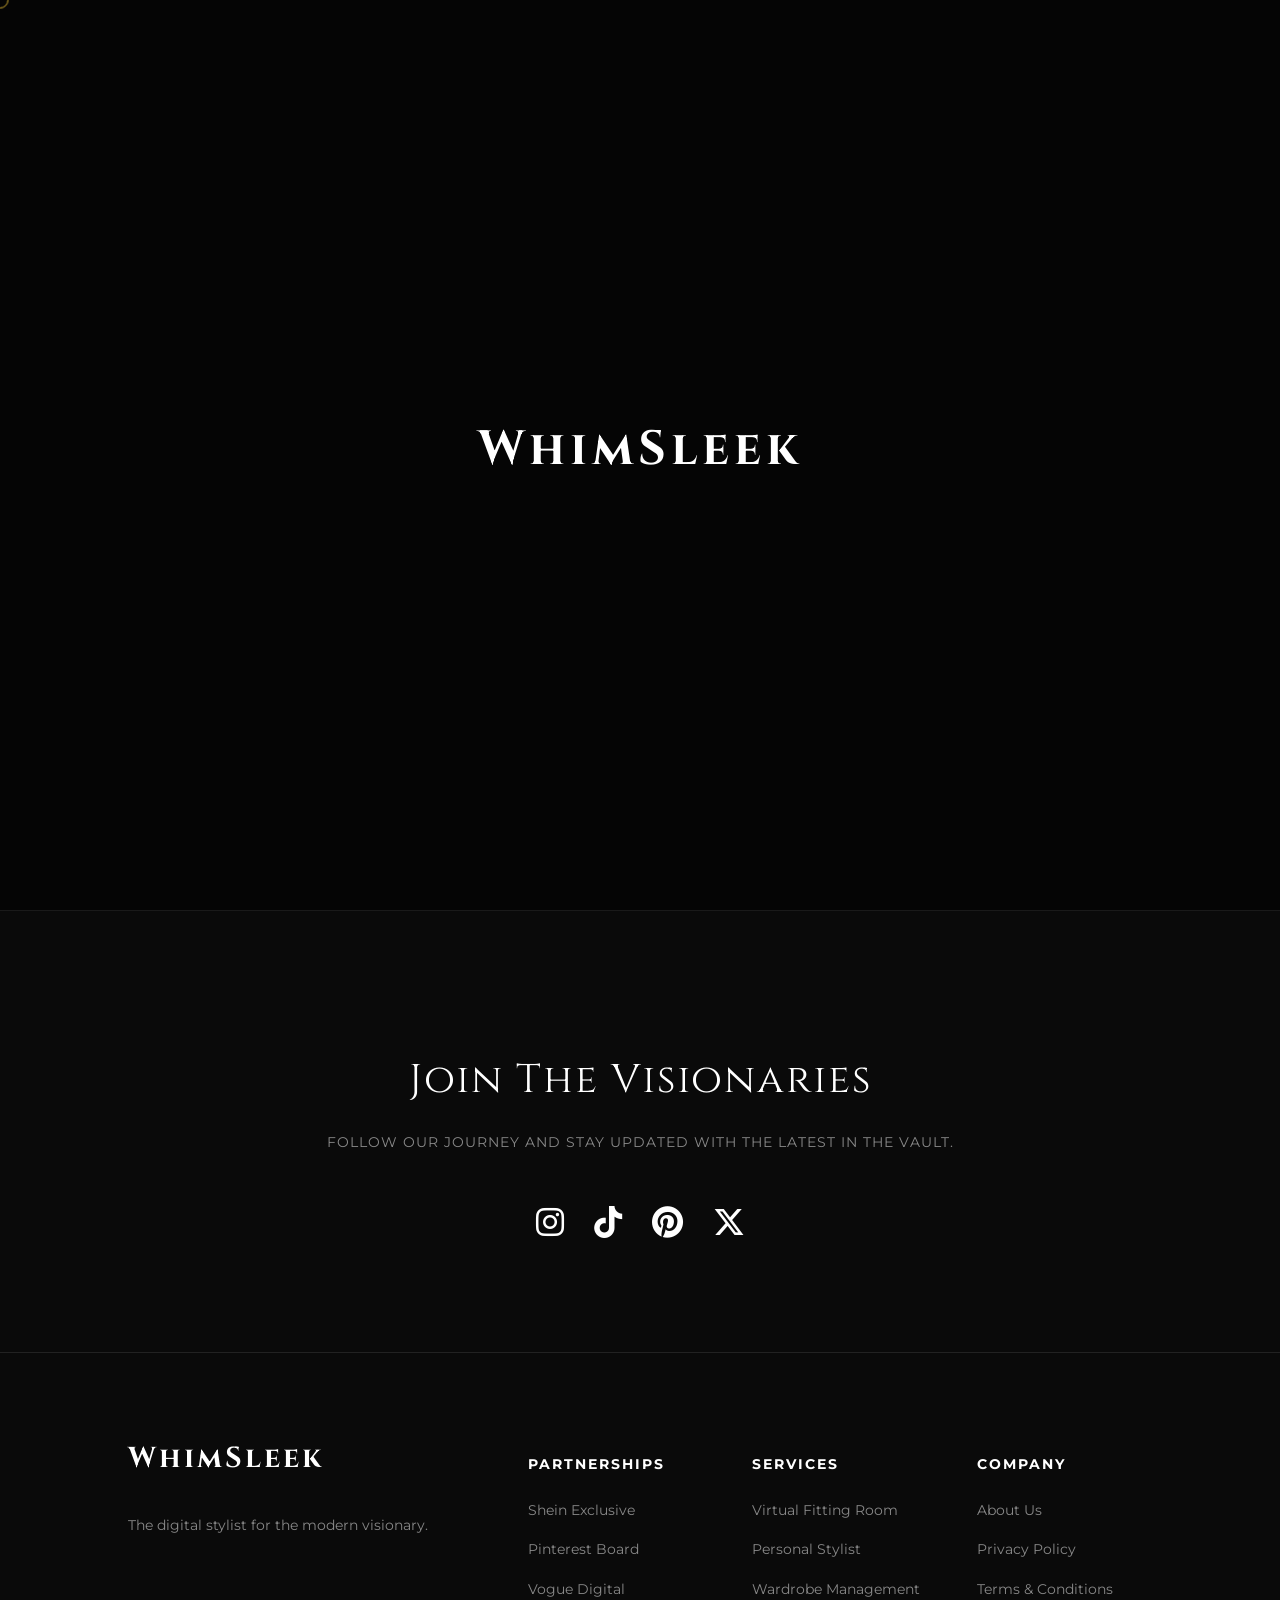
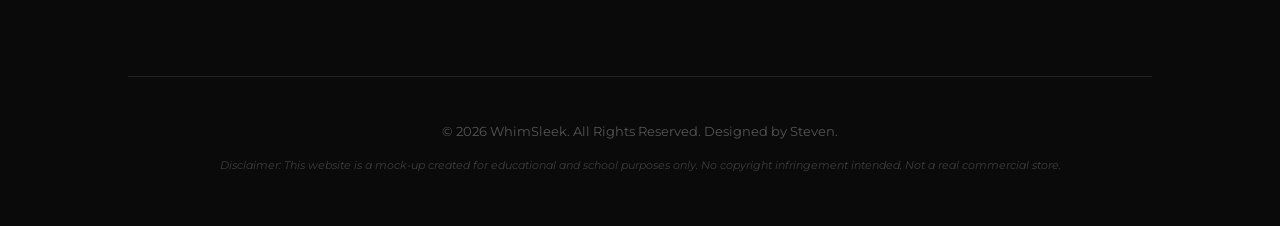
<file: Whimsleek/about.html>
<!DOCTYPE html>
<html lang="en">
<head>
    <meta charset="UTF-8">
    <meta name="viewport" content="width=device-width, initial-scale=1.0">
    <title>WhimSleek | About Us</title>
    
    <link rel="preconnect" href="https://fonts.googleapis.com">
    <link rel="preconnect" href="https://fonts.gstatic.com" crossorigin>
    <link href="https://fonts.googleapis.com/css2?family=Cinzel:wght@400;600&family=Montserrat:wght@200;300;400;600&display=swap" rel="stylesheet">
    
    <link rel="stylesheet" href="https://cdnjs.cloudflare.com/ajax/libs/font-awesome/6.4.0/css/all.min.css">

    <link rel="stylesheet" href="style.css">

    <style>
        /* EXTRA CSS FOR ABOUT PAGE ONLY (Using variables from your style.css) */
        .about-container {
            max-width: 1200px;
            margin: 160px auto 80px; /* Added top margin para hindi matakpan ng fixed nav */
            padding: 0 5vw;
            display: flex;
            align-items: center;
            gap: 80px;
            opacity: 0;
            animation: fadeIn 1.5s ease forwards;
        }

        @keyframes fadeIn {
            to { opacity: 1; transform: translateY(0); }
            from { opacity: 0; transform: translateY(20px); }
        }

        .about-text {
            flex: 1;
        }

        .about-text h1 {
            font-family: var(--font-heading);
            font-size: 4rem;
            margin-bottom: 5px;
            line-height: 1.1;
            letter-spacing: 2px;
            font-weight: 400;
        }

        .about-text h1 span {
            color: var(--accent-color);
            font-style: italic;
        }

        .about-slogan {
            font-family: var(--font-heading);
            color: var(--accent-color);
            letter-spacing: 3px;
            font-size: 1.2rem;
            margin-bottom: 30px;
            text-transform: uppercase;
        }

        .about-text p {
            font-size: 0.95rem;
            line-height: 1.8;
            color: var(--text-muted);
            margin-bottom: 30px;
            font-weight: 300;
        }

        .about-image {
            flex: 1;
            position: relative;
        }

        /* INAPPLY NATIN YUNG CINEMATIC ZOOM MO SA INDEX DITO SA ABOUT PICS */
        .about-img-wrapper {
            width: 100%;
            aspect-ratio: 4/5;
            overflow: hidden;
            border-radius: 5px;
            box-shadow: -20px 20px 0px rgba(212, 175, 55, 0.15); /* Subtle gold shadow */
        }

        .about-img-wrapper img {
            width: 100%;
            height: 100%;
            object-fit: cover;
            transition: transform 2s ease;
        }

        .about-container:hover .about-img-wrapper img {
            transform: scale(1.08); /* Slow elegant zoom kapag tinapatan */
        }

        /* SOCIAL MEDIA SECTION */
        .social-section {
            text-align: center;
            padding: 100px 20px;
            background-color: #0a0a0a; /* Slightly lighter than pure black index bg */
            border-top: 1px solid #1a1a1a;
        }

        .social-section h2 {
            font-family: var(--font-heading);
            font-size: 2.5rem;
            margin-bottom: 10px;
            letter-spacing: 2px;
            font-weight: 400;
        }

        .social-section p {
            font-size: 0.85rem;
            color: var(--text-muted);
            margin-bottom: 40px;
            letter-spacing: 1px;
            text-transform: uppercase;
        }

        .social-icons {
            display: flex;
            justify-content: center;
            gap: 30px;
        }

        .social-icons a {
            color: var(--text-primary);
            font-size: 2rem;
            transition: all 0.4s ease;
            text-decoration: none;
            display: inline-block;
        }

        /* HOVER EFFECTS - MAG GO-GOLD AND GLOW! */
        .social-icons a:hover {
            color: var(--accent-color);
            transform: translateY(-10px) scale(1.1);
            filter: drop-shadow(0 0 15px rgba(212, 175, 55, 0.5));
        }
    </style>
</head>
<body>

    <div id="preloader">
        <h1 class="preloader-logo">WhimSleek</h1>
    </div>

    <div id="custom-cursor"></div>

    <nav id="main-nav">
        <div class="logo">
            <a href="index.html">WhimSleek</a>
        </div>
        <ul class="nav-links">
            <li><a href="index.html">Home</a></li>
            <li><a href="generator.html">Outfit Generator</a></li>
            <li><a href="shop.html">Shop</a></li>
            <li><a href="orders.html">Orders</a></li>
            <li><a href="profile.html">Profile</a></li>
            <li><a href="about.html" class="active" style="color: var(--accent-color);">About Us</a></li>
            <li><a href="login.html">Login</a></li>
        </ul>
    </nav>

    <section class="about-container">
        <div class="about-text">
            <h1>Redefining <br><span>Elegance.</span></h1>
            <div class="about-slogan">Your Vision, Inspired.</div>
            
            <p>Founded in 2026, WhimSleek is more than just a fashion destination; it is an exclusive vault for the modern visionary. We believe that true luxury lies in self-expression, blending timeless sophistication with contemporary allure.</p>
            <p>Our curated collections and cutting-edge Outfit Generator are designed to empower you. Whether you're exploring our archives or creating your next signature look, WhimSleek guarantees an aesthetic experience tailored to perfection.</p>
        </div>
        <div class="about-image">
            <div class="about-img-wrapper">
                <img src="aboutpic.jpg" alt="WhimSleek Fashion">
            </div>
        </div>
    </section>

    <section class="social-section">
        <h2>Join The Visionaries</h2>
        <p>Follow our journey and stay updated with the latest in the vault.</p>
        
        <div class="social-icons">
            <a href="#" target="_blank" title="Instagram"><i class="fab fa-instagram"></i></a>
            <a href="#" target="_blank" title="TikTok"><i class="fab fa-tiktok"></i></a>
            <a href="#" target="_blank" title="Pinterest"><i class="fab fa-pinterest"></i></a>
            <a href="#" target="_blank" title="Twitter/X"><i class="fa-brands fa-x-twitter"></i></a>
        </div>
    </section>

    <footer class="mega-footer">
        <div class="footer-grid">
            <div class="footer-col">
                <h3>WhimSleek</h3>
                <p>The digital stylist for the modern visionary.</p>
            </div>
            <div class="footer-col">
                <h4>Partnerships</h4>
                <a href="#">Shein Exclusive</a>
                <a href="#">Pinterest Board</a>
                <a href="#">Vogue Digital</a>
            </div>
            <div class="footer-col">
                <h4>Services</h4>
                <a href="#">Virtual Fitting Room</a>
                <a href="#">Personal Stylist</a>
                <a href="#">Wardrobe Management</a>
            </div>
            <div class="footer-col">
                <h4>Company</h4>
                <a href="#">About Us</a>
                <a href="#">Privacy Policy</a>
                <a href="#">Terms & Conditions</a>
            </div>
        </div>
        <div class="footer-bottom">
            <p>&copy; 2026 WhimSleek. All Rights Reserved. Designed by Steven.</p>
            <p style="font-size: 0.85em; opacity: 0.7; margin-top: 8px;">
                <em>Disclaimer: This website is a mock-up created for educational and school purposes only. No copyright infringement intended. Not a real commercial store.</em>
            </p>
        </div>
    </footer>

    <script src="script.js"></script>

</body>
</html>
</file>
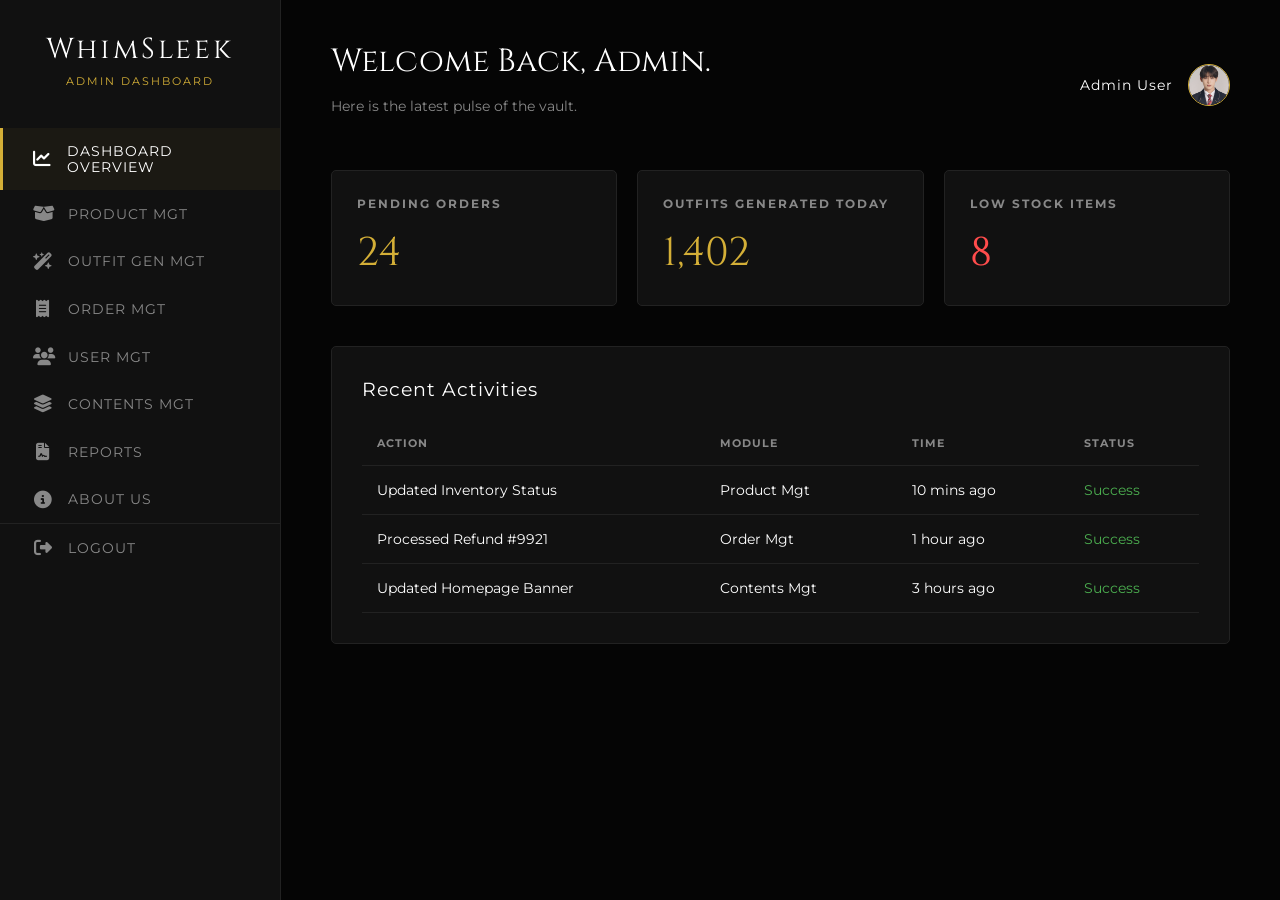
<file: Whimsleek/admin.html>
<!DOCTYPE html>
<html lang="en">
<head>
    <meta charset="UTF-8">
    <meta name="viewport" content="width=device-width, initial-scale=1.0">
    <title>WhimSleek | Admin Dashboard</title>
    
    <link rel="preconnect" href="https://fonts.googleapis.com">
    <link rel="preconnect" href="https://fonts.gstatic.com" crossorigin>
    <link href="https://fonts.googleapis.com/css2?family=Cinzel:wght@400;600&family=Montserrat:wght@200;300;400;600&display=swap" rel="stylesheet">
    <link rel="stylesheet" href="https://cdnjs.cloudflare.com/ajax/libs/font-awesome/6.4.0/css/all.min.css">

    <style>
        :root {
            --gold: #D4AF37;
            --bg-dark: #050505;
            --panel-bg: #111111;
            --border-color: #222;
            --text-main: #ffffff;
            --text-muted: #888888;
        }

        body {
            margin: 0;
            font-family: 'Montserrat', sans-serif;
            background-color: var(--bg-dark);
            color: var(--text-main);
            display: flex;
            height: 100vh;
            overflow: hidden;
        }

        /* SIDEBAR */
        .sidebar {
            width: 280px;
            background-color: var(--panel-bg);
            border-right: 1px solid var(--border-color);
            display: flex;
            flex-direction: column;
            padding: 30px 0;
        }

        .brand {
            font-family: 'Cinzel', serif;
            font-size: 1.8rem;
            text-align: center;
            letter-spacing: 3px;
            color: #fff;
            margin-bottom: 5px;
        }

        .role-badge {
            text-align: center;
            font-size: 0.7rem;
            color: var(--gold);
            text-transform: uppercase;
            letter-spacing: 2px;
            margin-bottom: 40px;
        }

        .nav-menu {
            list-style: none;
            padding: 0;
            margin: 0;
            flex: 1;
        }

        .nav-menu li a {
            display: flex;
            align-items: center;
            padding: 15px 30px;
            color: var(--text-muted);
            text-decoration: none;
            font-size: 0.85rem;
            text-transform: uppercase;
            letter-spacing: 1px;
            transition: all 0.3s ease;
            border-left: 3px solid transparent;
        }

        .nav-menu li a i {
            margin-right: 15px;
            font-size: 1.1rem;
            width: 20px;
            text-align: center;
        }

        .nav-menu li a:hover, .nav-menu li a.active {
            color: var(--text-main);
            background: rgba(212, 175, 55, 0.05);
            border-left: 3px solid var(--gold);
        }

        .logout-btn {
            margin-top: auto;
            border-top: 1px solid var(--border-color);
        }
        
        .logout-btn a:hover {
            color: #ff4c4c !important;
            border-left: 3px solid #ff4c4c !important;
            background: rgba(255, 76, 76, 0.05) !important;
        }

        /* MAIN CONTENT */
        .main-content {
            flex: 1;
            padding: 40px 50px;
            overflow-y: auto;
        }

        .header {
            display: flex;
            justify-content: space-between;
            align-items: center;
            margin-bottom: 40px;
        }

        .header h1 {
            font-family: 'Cinzel', serif;
            font-size: 2rem;
            font-weight: 400;
            margin: 0;
        }

        .header-profile {
            display: flex;
            align-items: center;
            gap: 15px;
        }

        .header-profile img {
            width: 40px;
            height: 40px;
            border-radius: 50%;
            border: 1px solid var(--gold);
        }

        /* WIDGETS */
        .stats-grid {
            display: grid;
            grid-template-columns: repeat(3, 1fr);
            gap: 20px;
            margin-bottom: 40px;
        }

        .stat-card {
            background-color: var(--panel-bg);
            border: 1px solid var(--border-color);
            padding: 25px;
            border-radius: 5px;
        }

        .stat-card h3 {
            font-size: 0.75rem;
            color: var(--text-muted);
            text-transform: uppercase;
            letter-spacing: 2px;
            margin: 0 0 15px 0;
        }

        .stat-card .value {
            font-size: 2.5rem;
            font-family: 'Cinzel', serif;
            color: var(--gold);
            margin: 0;
        }

        /* TABLE PLACEHOLDER */
        .data-panel {
            background-color: var(--panel-bg);
            border: 1px solid var(--border-color);
            padding: 30px;
            border-radius: 5px;
        }

        .data-panel h2 {
            font-size: 1.2rem;
            margin-top: 0;
            margin-bottom: 20px;
            font-weight: 400;
            letter-spacing: 1px;
        }

        table {
            width: 100%;
            border-collapse: collapse;
            font-size: 0.9rem;
        }

        th, td {
            padding: 15px;
            text-align: left;
            border-bottom: 1px solid var(--border-color);
        }

        th {
            color: var(--text-muted);
            text-transform: uppercase;
            font-size: 0.7rem;
            letter-spacing: 1px;
        }
    </style>
</head>
<body>

    <aside class="sidebar">
        <div class="brand">WhimSleek</div>
        <div class="role-badge">Admin Dashboard</div>
        
        <ul class="nav-menu">
            <li><a href="#" class="active"><i class="fa-solid fa-chart-line"></i> Dashboard Overview</a></li>
            <li><a href="#"><i class="fa-solid fa-box-open"></i> Product Mgt</a></li>
            <li><a href="#"><i class="fa-solid fa-wand-magic-sparkles"></i> Outfit Gen Mgt</a></li>
            <li><a href="#"><i class="fa-solid fa-receipt"></i> Order Mgt</a></li>
            <li><a href="#"><i class="fa-solid fa-users"></i> User Mgt</a></li>
            <li><a href="#"><i class="fa-solid fa-layer-group"></i> Contents Mgt</a></li>
            <li><a href="#"><i class="fa-solid fa-file-contract"></i> Reports</a></li>
            <li><a href="#"><i class="fa-solid fa-circle-info"></i> About Us</a></li>
        </ul>

        <ul class="nav-menu logout-btn">
            <li><a href="login.html"><i class="fa-solid fa-right-from-bracket"></i> Logout</a></li>
        </ul>
    </aside>

    <main class="main-content">
        <div class="header">
            <div>
                <h1>Welcome Back, Admin.</h1>
                <p style="color: var(--text-muted); font-size: 0.9rem;">Here is the latest pulse of the vault.</p>
            </div>
            <div class="header-profile">
                <span style="font-size: 0.85rem; letter-spacing: 1px;">Admin User</span>
                <img src="adminpic.jpg" alt="Admin" onerror="this.src='https://via.placeholder.com/40/111/D4AF37?text=A'">
            </div>
        </div>

        <div class="stats-grid">
            <div class="stat-card">
                <h3>Pending Orders</h3>
                <p class="value">24</p>
            </div>
            <div class="stat-card">
                <h3>Outfits Generated Today</h3>
                <p class="value">1,402</p>
            </div>
            <div class="stat-card">
                <h3>Low Stock Items</h3>
                <p class="value" style="color: #ff4c4c;">8</p>
            </div>
        </div>

        <div class="data-panel">
            <h2>Recent Activities</h2>
            <table>
                <thead>
                    <tr>
                        <th>Action</th>
                        <th>Module</th>
                        <th>Time</th>
                        <th>Status</th>
                    </tr>
                </thead>
                <tbody>
                    <tr>
                        <td>Updated Inventory Status</td>
                        <td>Product Mgt</td>
                        <td>10 mins ago</td>
                        <td style="color: #4CAF50;">Success</td>
                    </tr>
                    <tr>
                        <td>Processed Refund #9921</td>
                        <td>Order Mgt</td>
                        <td>1 hour ago</td>
                        <td style="color: #4CAF50;">Success</td>
                    </tr>
                    <tr>
                        <td>Updated Homepage Banner</td>
                        <td>Contents Mgt</td>
                        <td>3 hours ago</td>
                        <td style="color: #4CAF50;">Success</td>
                    </tr>
                </tbody>
            </table>
        </div>
    </main>

    <script>
        // Simple script to make sidebar links active when clicked
        const links = document.querySelectorAll('.nav-menu li a:not([href="login.html"])');
        links.forEach(link => {
            link.addEventListener('click', function(e) {
                e.preventDefault();
                links.forEach(l => l.classList.remove('active'));
                this.classList.add('active');
            });
        });
    </script>
</body>
</html>
</file>
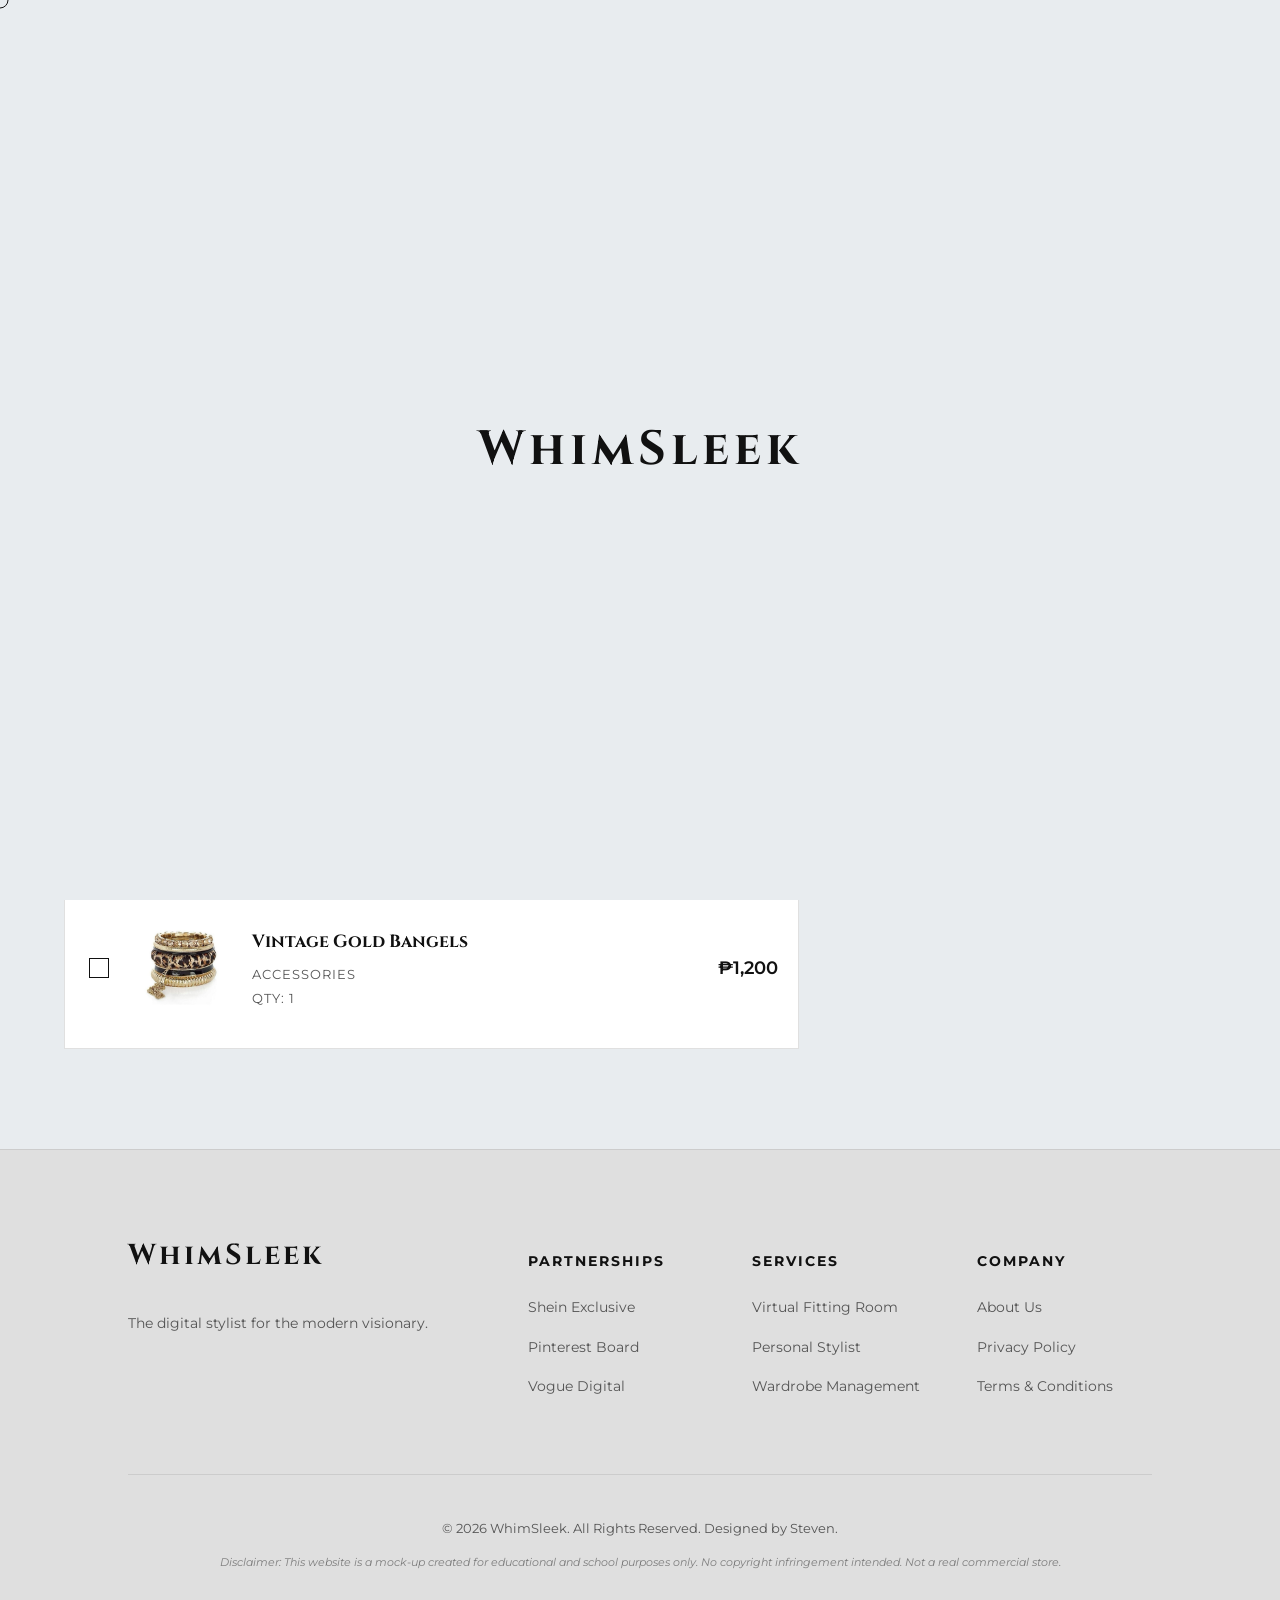
<file: Whimsleek/orders.html>
<!DOCTYPE html>
<html lang="en">
<head>
    <meta charset="UTF-8">
    <meta name="viewport" content="width=device-width, initial-scale=1.0">
    <title>WhimSleek | Your Cart</title>
    
    <link rel="preconnect" href="https://fonts.googleapis.com">
    <link rel="preconnect" href="https://fonts.gstatic.com" crossorigin>
    <link href="https://fonts.googleapis.com/css2?family=Cinzel:wght@400;600&family=Montserrat:wght@200;300;400;600&display=swap" rel="stylesheet">
    
    <link rel="stylesheet" href="style.css">
</head>
<body class="light-theme">

    <div id="preloader">
        <h1 class="preloader-logo">WhimSleek</h1>
    </div>

    <div id="custom-cursor"></div>

    <nav id="main-nav">
        <div class="logo">
            <a href="index.html">WhimSleek</a>
        </div>
        <ul class="nav-links">
            <li><a href="index.html">Home</a></li>
            <li><a href="generator.html">Outfit Generator</a></li>
            <li><a href="shop.html">Shop</a></li>
            <li><a href="orders.html" style="color: var(--accent-color); font-weight: 600;">Orders</a></li>
            <li><a href="profile.html">Profile</a></li>
            <li><a href="about.html">About Us</a></li>
            <li><a href="login.html">Login</a></li>
        </ul>
    </nav>

    <main class="cart-page fade-in">
        <section class="cart-header">
            <h1>Your Archive</h1>
            <p>Review your curated pieces before making them yours.</p>
        </section>

        <section class="cart-container">
            <div class="cart-items" id="cart-items-container">
                
                <div class="cart-item">
                    <input type="checkbox" class="cart-checkbox" data-price="2499" data-name="Pearl Silk Blouse" checked>
                    <div class="cart-img-box">
                        <img src="y2ktop7.jpg" alt="Sexy Top">
                    </div>
                    <div class="cart-details">
                        <h3>Y2K TOP</h3>
                        <p class="cart-category">Top</p>
                        <p class="cart-qty">Qty: 1</p>
                    </div>
                    <div class="cart-price">₱2,499</div>
                </div>

                <div class="cart-item">
                    <input type="checkbox" class="cart-checkbox" data-price="4500" data-name="Champagne Slip Dress" checked>
                    <div class="cart-img-box">
                        <img src="y2kshoes9.jpg" alt="Heels">
                    </div>
                    <div class="cart-details">
                        <h3>High Heels</h3>
                        <p class="cart-category">Shoes</p>
                        <p class="cart-qty">Qty: 1</p>
                    </div>
                    <div class="cart-price">₱4,500</div>
                </div>
				
				<div class="cart-item">
                    <input type="checkbox" class="cart-checkbox" data-price="4500" data-name="Champagne Slip Dress" checked>
                    <div class="cart-img-box">
                        <img src="y2kbottom3.jpg" alt="Shorts">
                    </div>
                    <div class="cart-details">
                        <h3>Shorts</h3>
                        <p class="cart-category">Bottom</p>
                        <p class="cart-qty">Qty: 1</p>
                    </div>
                    <div class="cart-price">₱2,500</div>
                </div>

                <div class="cart-item">
                    <input type="checkbox" class="cart-checkbox" data-price="1200" data-name="Vintage Gold Hoops">
                    <div class="cart-img-box">
                        <img src="y2kacc10.jpg" alt="Accessories">
                    </div>
                    <div class="cart-details">
                        <h3>Vintage Gold Bangels</h3>
                        <p class="cart-category">Accessories</p>
                        <p class="cart-qty">Qty: 1</p>
                    </div>
                    <div class="cart-price">₱1,200</div>
                </div>

            </div>

            <div class="cart-summary">
                <h2>Order Summary</h2>
                <div class="summary-row">
                    <span>Subtotal</span>
                    <span id="subtotal-display">₱0</span>
                </div>
                <div class="summary-row">
                    <span>Shipping</span>
                    <span>Complimentary</span>
                </div>
                <div class="summary-row total-row">
                    <span>Total</span>
                    <span id="total-display">₱0</span>
                </div>
                <button id="checkout-btn" class="btn-checkout">Checkout Selected</button>
            </div>
        </section>
    </main>

    <div id="receipt-modal" class="modal-overlay hidden">
        <div class="receipt-box">
            <h2 class="receipt-title">WhimSleek</h2>
            <p class="receipt-subtitle">Thank you for your vision.</p>
            <div class="receipt-divider"></div>
            
            <div id="receipt-items-list" class="receipt-list">
                </div>
            
            <div class="receipt-divider"></div>
            <div class="receipt-total-row">
                <span>Total Paid:</span>
                <span id="receipt-total-price">₱0</span>
            </div>
            
            <button id="close-receipt-btn" class="btn-outline" style="width: 100%; margin-top: 20px;">Return to Shop</button>
        </div>
    </div>

     <footer class="mega-footer">
        <div class="footer-grid">
            <div class="footer-col">
                <h3>WhimSleek</h3>
                <p>The digital stylist for the modern visionary.</p>
            </div>
            <div class="footer-col">
                <h4>Partnerships</h4>
                <a href="#">Shein Exclusive</a>
                <a href="#">Pinterest Board</a>
                <a href="#">Vogue Digital</a>
            </div>
            <div class="footer-col">
                <h4>Services</h4>
                <a href="#">Virtual Fitting Room</a>
                <a href="#">Personal Stylist</a>
                <a href="#">Wardrobe Management</a>
            </div>
            <div class="footer-col">
                <h4>Company</h4>
                <a href="#">About Us</a>
                <a href="#">Privacy Policy</a>
                <a href="#">Terms & Conditions</a>
            </div>
        </div>
        <div class="footer-bottom">
            <p>&copy; 2026 WhimSleek. All Rights Reserved. Designed by Steven.</p>
            <p style="font-size: 0.85em; opacity: 0.7; margin-top: 8px;">
                <em>Disclaimer: This website is a mock-up created for educational and school purposes only. No copyright infringement intended. Not a real commercial store.</em>
            </p>
        </div>
    </footer>


    <script src="script.js"></script>
</body>
</html>
</file>
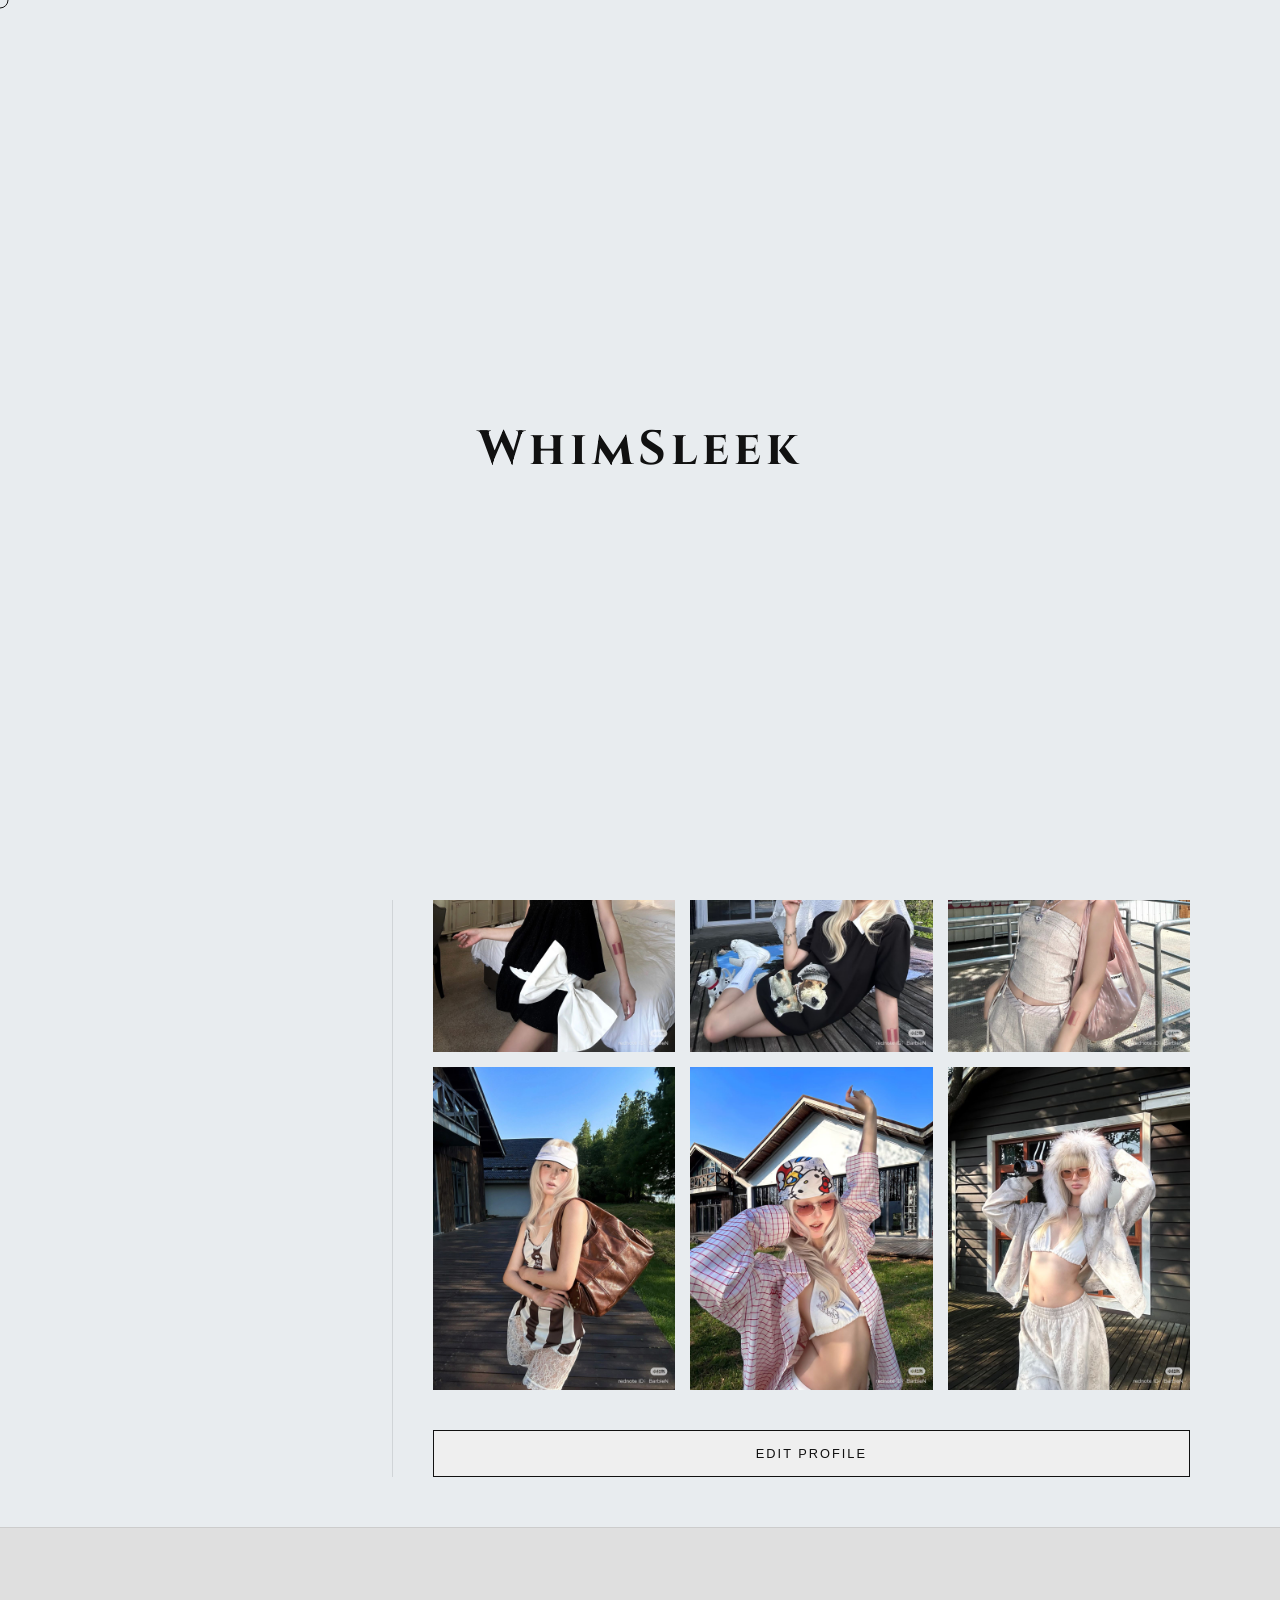
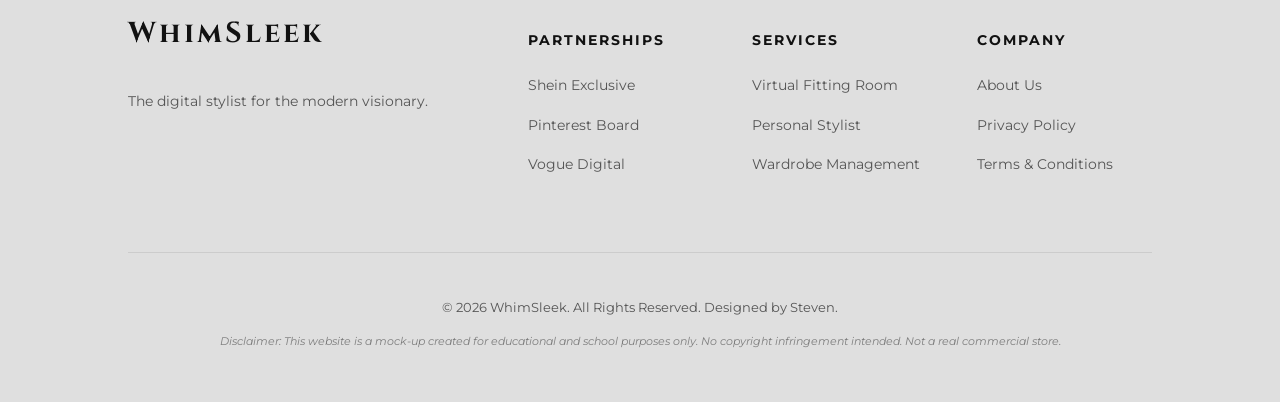
<file: Whimsleek/profile.html>
<!DOCTYPE html>
<html lang="en">
<head>
    <meta charset="UTF-8">
    <meta name="viewport" content="width=device-width, initial-scale=1.0">
    <title>WhimSleek | Your Profile</title>
    
    <link rel="preconnect" href="https://fonts.googleapis.com">
    <link rel="preconnect" href="https://fonts.gstatic.com" crossorigin>
    <link href="https://fonts.googleapis.com/css2?family=Cinzel:wght@400;600&family=Montserrat:wght@200;300;400;600&display=swap" rel="stylesheet">
    
    <link rel="stylesheet" href="style.css">
    <style>
        /* EXTRA CSS PARA SA PROFILE PAGE LANG - PWEDE MO ILIPAT SA STYLE.CSS MO KUNG GUSTO MO */
        .profile-container {
            max-width: 1100px;
            margin: 120px auto 50px;
            padding: 0 20px;
            display: grid;
            grid-template-columns: 1fr 2.5fr;
            gap: 40px;
        }

        .profile-sidebar {
            text-align: center;
            border-right: 1px solid rgba(0, 0, 0, 0.1);
            padding-right: 30px;
        }

        .profile-pic-box {
            width: 150px;
            height: 150px;
            border-radius: 50%;
            overflow: hidden;
            margin: 0 auto 20px;
            border: 2px solid #000;
        }

        .profile-pic-box img {
            width: 100%;
            height: 100%;
            object-fit: cover;
        }

        .profile-name {
            font-family: 'Cinzel', serif;
            font-size: 1.5rem;
            margin-bottom: 5px;
        }

        .profile-tier {
            font-size: 0.85rem;
            text-transform: uppercase;
            letter-spacing: 2px;
            color: #666;
            margin-bottom: 30px;
        }

        .profile-nav button {
            display: block;
            width: 100%;
            background: none;
            border: none;
            padding: 15px 0;
            text-align: left;
            font-family: 'Montserrat', sans-serif;
            font-size: 1rem;
            cursor: pointer;
            border-bottom: 1px solid rgba(0,0,0,0.05);
            transition: all 0.3s ease;
        }

        .profile-nav button:hover, .profile-nav button.active {
            color: #000;
            font-weight: 600;
            letter-spacing: 1px;
        }

        .profile-content h2 {
            font-family: 'Cinzel', serif;
            font-size: 2rem;
            margin-bottom: 10px;
        }

        .profile-content p {
            color: #555;
            margin-bottom: 30px;
        }

        .input-group {
            margin-bottom: 20px;
        }

        .input-group label {
            display: block;
            font-size: 0.85rem;
            letter-spacing: 1px;
            margin-bottom: 8px;
            text-transform: uppercase;
        }

        .input-group input {
            width: 100%;
            padding: 12px 15px;
            border: 1px solid #ccc;
            background: transparent;
            font-family: 'Montserrat', sans-serif;
            transition: border 0.3s ease;
        }

        .input-group input:focus {
            outline: none;
            border-color: #000;
        }

        .saved-vault-grid {
            display: grid;
            grid-template-columns: repeat(3, 1fr);
            gap: 15px;
        }

        .vault-item {
            position: relative;
            overflow: hidden;
            aspect-ratio: 3/4;
        }

        .vault-item img {
            width: 100%;
            height: 100%;
            object-fit: cover;
            transition: transform 0.5s ease;
        }

        .vault-item:hover img {
            transform: scale(1.05);
        }
    </style>
</head>
<body class="light-theme">

    <div id="preloader">
        <h1 class="preloader-logo">WhimSleek</h1>
    </div>

    <div id="custom-cursor"></div>

    <nav id="main-nav">
        <div class="logo">
            <a href="index.html">WhimSleek</a>
        </div>
        <ul class="nav-links">
            <li><a href="index.html">Home</a></li>
            <li><a href="generator.html">Outfit Generator</a></li>
            <li><a href="shop.html">Shop</a></li>
            <li><a href="orders.html">Orders</a></li>
            <li><a href="profile.html" style="color: var(--accent-color); font-weight: 600;">Profile</a></li>
            <li><a href="about.html">About Us</a></li>
            <li><a href="login.html">Login</a></li>
        </ul>
    </nav>

    <main class="profile-page fade-in">
        <section class="profile-container">
            
            <aside class="profile-sidebar">
                <div class="profile-pic-box">
                    <img src="pfp.jpg" alt="User Profile">
                </div>
                <h1 class="profile-name">Kim C.</h1>
                <p class="profile-tier">Visionary Member</p>
                
                <div class="profile-nav">
                    <button class="active">Account Details</button>
                    <button>The Style Vault</button>
                    <button>Order History</button>
                    <button style="color: red; margin-top: 20px; border-bottom: none;">Sign Out</button>
                </div>
            </aside>

            <div class="profile-content">
                <h2>Account Details</h2>
                <p>Manage your personal information and style preferences.</p>

                <form>
                    <div style="display: flex; gap: 20px;">
                        <div class="input-group" style="flex: 1;">
                            <label>First Name</label>
                            <input type="text" value="Kim" readonly>
                        </div>
                        <div class="input-group" style="flex: 1;">
                            <label>Last Name</label>
                            <input type="text" value="Cunt" readonly>
                        </div>
                    </div>

                    <div class="input-group">
                        <label>Email Address</label>
                        <input type="email" value="nowhere.cstuevnent@gmail.com" readonly>
                    </div>

                    <div class="input-group">
                        <label>Shipping Address</label>
                        <input type="text" value="123 Serendipity Lane, Manila, Philippines" readonly>
                    </div>

                    <br>
                    <h2 style="font-size: 1.5rem;">Your Style Vault</h2>
                    <p>Pieces you loved from the Outfit Generator.</p>

                    <div class="saved-vault-grid">
                        <div class="vault-item">
                            <img src="look1.jpg" alt="Saved Look 1">
                        </div>
                        <div class="vault-item">
                            <img src="look2.jpg" alt="Saved Look 2">
                        </div>
                        <div class="vault-item">
                            <img src="look3.jpg" alt="Saved Look 3">
                        </div>
						<div class="vault-item">
                            <img src="look4.jpg" alt="Saved Look 4">
                        </div>
						<div class="vault-item">
                            <img src="look5.jpg" alt="Saved Look 5">
                        </div>
						<div class="vault-item">
                            <img src="look6.jpg" alt="Saved Look 6">
                        </div>
                    </div>

                    <button class="btn-outline" style="margin-top: 40px; width: 100%;">Edit Profile</button>
                </form>
            </div>

        </section>
    </main>

     <footer class="mega-footer">
        <div class="footer-grid">
            <div class="footer-col">
                <h3>WhimSleek</h3>
                <p>The digital stylist for the modern visionary.</p>
            </div>
            <div class="footer-col">
                <h4>Partnerships</h4>
                <a href="#">Shein Exclusive</a>
                <a href="#">Pinterest Board</a>
                <a href="#">Vogue Digital</a>
            </div>
            <div class="footer-col">
                <h4>Services</h4>
                <a href="#">Virtual Fitting Room</a>
                <a href="#">Personal Stylist</a>
                <a href="#">Wardrobe Management</a>
            </div>
            <div class="footer-col">
                <h4>Company</h4>
                <a href="#">About Us</a>
                <a href="#">Privacy Policy</a>
                <a href="#">Terms & Conditions</a>
            </div>
        </div>
        <div class="footer-bottom">
            <p>&copy; 2026 WhimSleek. All Rights Reserved. Designed by Steven.</p>
            <p style="font-size: 0.85em; opacity: 0.7; margin-top: 8px;">
                <em>Disclaimer: This website is a mock-up created for educational and school purposes only. No copyright infringement intended. Not a real commercial store.</em>
            </p>
        </div>
    </footer>


    <script src="script.js"></script>
</body>
</html>
</file>
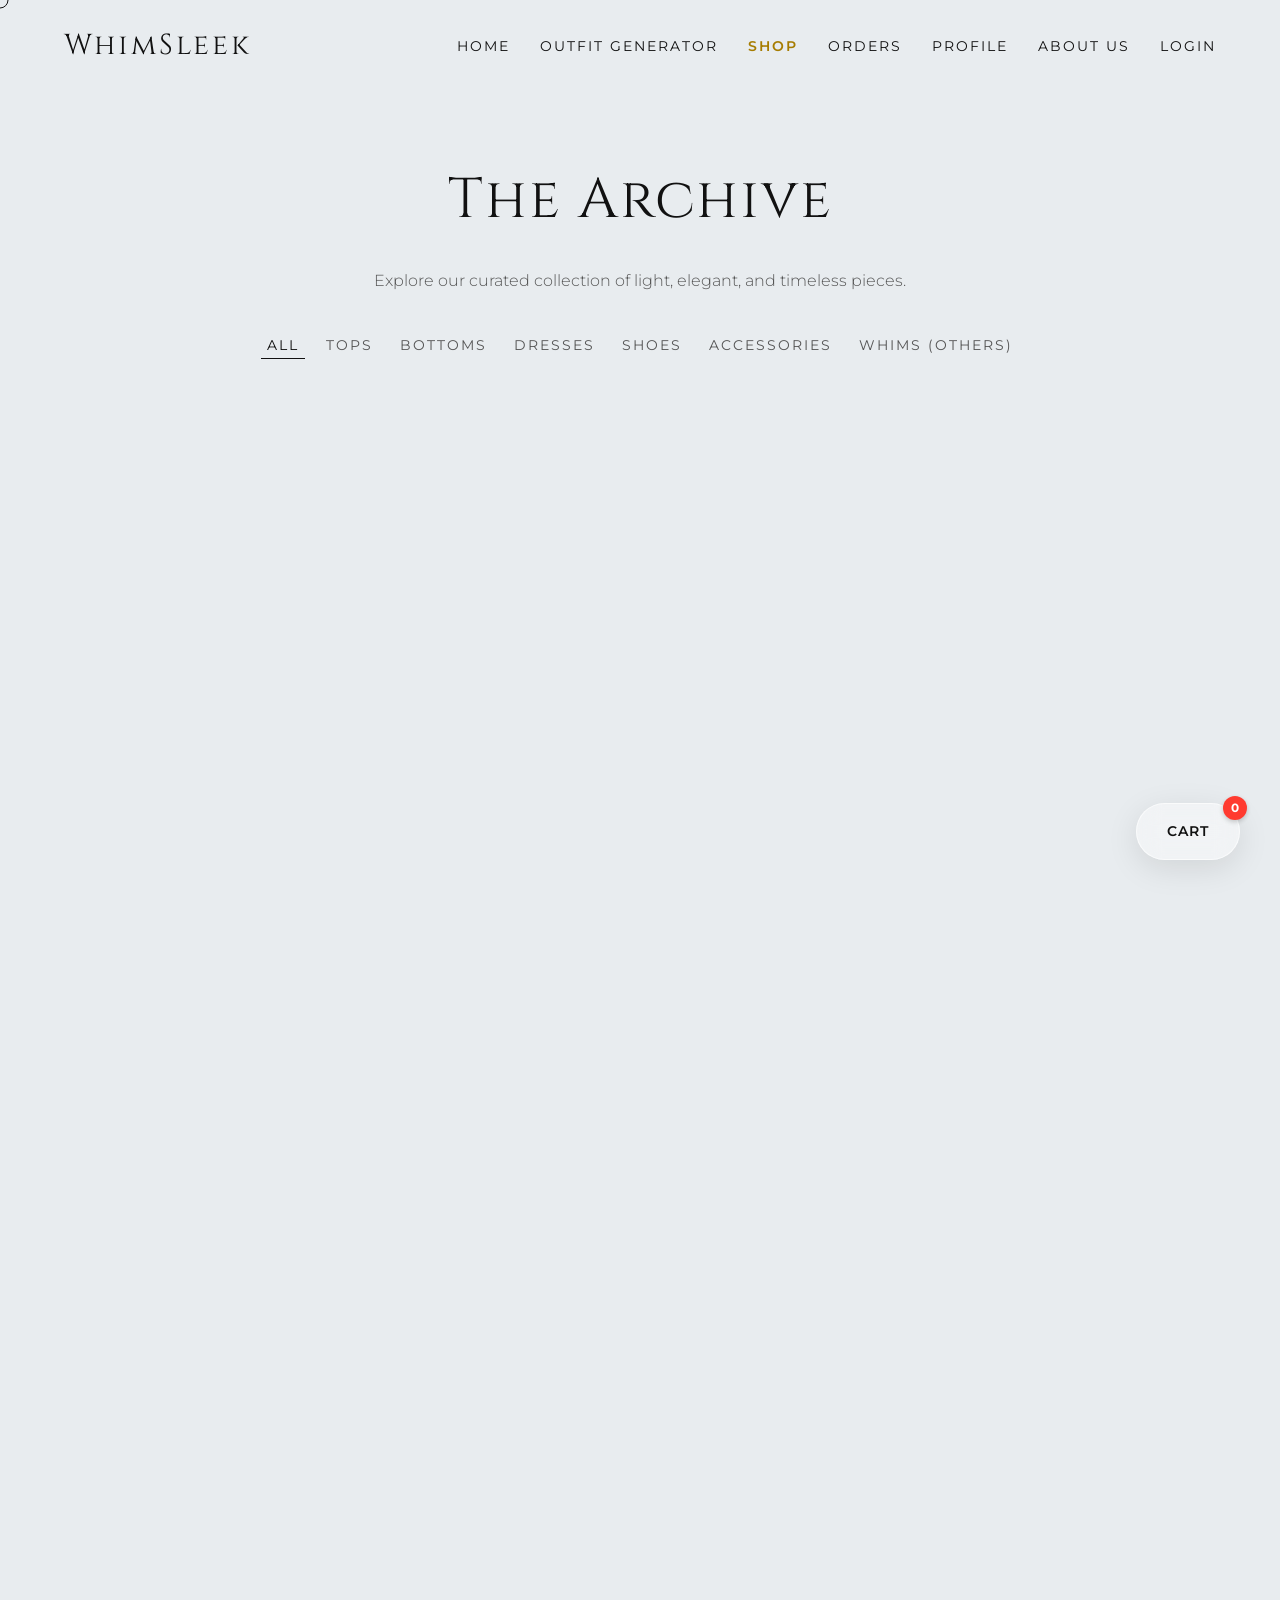
<file: Whimsleek/shop.html>
<!DOCTYPE html>
<html lang="en">
<head>
    <meta charset="UTF-8">
    <meta name="viewport" content="width=device-width, initial-scale=1.0">
    <title>WhimSleek | The Archive (Shop)</title>
    
    <link rel="preconnect" href="https://fonts.googleapis.com">
    <link rel="preconnect" href="https://fonts.gstatic.com" crossorigin>
    <link href="https://fonts.googleapis.com/css2?family=Cinzel:wght@400;600&family=Montserrat:wght@200;300;400&display=swap" rel="stylesheet">
    
    <link rel="stylesheet" href="style.css">
</head>
<body class="light-theme">

    <div id="preloader">
        <h1 class="preloader-logo">WhimSleek</h1>
    </div>

    <div id="custom-cursor"></div>

    <nav id="main-nav">
        <div class="logo">
            <a href="index.html">WhimSleek</a>
        </div>
        <ul class="nav-links">
            <li><a href="index.html">Home</a></li>
            <li><a href="generator.html">Outfit Generator</a></li>
            <li><a href="shop.html" style="color: var(--accent-color); font-weight: 600;">Shop</a></li>
            <li><a href="orders.html">Orders</a></li>
            <li><a href="profile.html">Profile</a></li>
            <li><a href="about.html">About Us</a></li>
            <li><a href="login.html">Login</a></li>
        </ul>
    </nav>

    <main class="shop-page">
        <section class="shop-header fade-in">
            <h1>The Archive</h1>
            <p>Explore our curated collection of light, elegant, and timeless pieces.</p>
        </section>

        <section class="shop-filters fade-in">
            <button class="filter-btn active" data-filter="all">All</button>
            <button class="filter-btn" data-filter="top">Tops</button>
            <button class="filter-btn" data-filter="bottom">Bottoms</button>
            <button class="filter-btn" data-filter="dress">Dresses</button>
            <button class="filter-btn" data-filter="shoes">Shoes</button>
            <button class="filter-btn" data-filter="accessories">Accessories</button>
            <button class="filter-btn" data-filter="whims">Whims (Others)</button>
        </section>

        <section class="shop-grid fade-in">
            
            <div class="product-card" data-category="top"><div class="product-img-box"><img src="y2ktop1.jpg" alt="Y2K Top 1" loading="lazy"><div class="product-overlay"><button class="btn-outline">Add to Cart</button></div></div><div class="product-info"><h3>Y2K Top 1</h3><p class="price">₱850</p></div></div>
            <div class="product-card" data-category="top"><div class="product-img-box"><img src="y2ktop2.jpg" alt="Y2K Top 2" loading="lazy"><div class="product-overlay"><button class="btn-outline">Add to Cart</button></div></div><div class="product-info"><h3>Y2K Top 2</h3><p class="price">₱850</p></div></div>
            <div class="product-card" data-category="top"><div class="product-img-box"><img src="y2ktop3.jpg" alt="Y2K Top 3" loading="lazy"><div class="product-overlay"><button class="btn-outline">Add to Cart</button></div></div><div class="product-info"><h3>Y2K Top 3</h3><p class="price">₱850</p></div></div>
            <div class="product-card" data-category="top"><div class="product-img-box"><img src="y2ktop4.jpg" alt="Y2K Top 4" loading="lazy"><div class="product-overlay"><button class="btn-outline">Add to Cart</button></div></div><div class="product-info"><h3>Y2K Top 4</h3><p class="price">₱850</p></div></div>
            <div class="product-card" data-category="top"><div class="product-img-box"><img src="y2ktop5.jpg" alt="Y2K Top 5" loading="lazy"><div class="product-overlay"><button class="btn-outline">Add to Cart</button></div></div><div class="product-info"><h3>Y2K Top 5</h3><p class="price">₱850</p></div></div>

            <div class="product-card" data-category="bottom"><div class="product-img-box"><img src="y2kbottom1.jpg" alt="Y2K Bottom 1" loading="lazy"><div class="product-overlay"><button class="btn-outline">Add to Cart</button></div></div><div class="product-info"><h3>Y2K Bottom 1</h3><p class="price">₱1,200</p></div></div>
            <div class="product-card" data-category="bottom"><div class="product-img-box"><img src="y2kbottom2.jpg" alt="Y2K Bottom 2" loading="lazy"><div class="product-overlay"><button class="btn-outline">Add to Cart</button></div></div><div class="product-info"><h3>Y2K Bottom 2</h3><p class="price">₱1,200</p></div></div>
            <div class="product-card" data-category="bottom"><div class="product-img-box"><img src="y2kbottom3.jpg" alt="Y2K Bottom 3" loading="lazy"><div class="product-overlay"><button class="btn-outline">Add to Cart</button></div></div><div class="product-info"><h3>Y2K Bottom 3</h3><p class="price">₱1,200</p></div></div>
            <div class="product-card" data-category="bottom"><div class="product-img-box"><img src="y2kbottom4.jpg" alt="Y2K Bottom 4" loading="lazy"><div class="product-overlay"><button class="btn-outline">Add to Cart</button></div></div><div class="product-info"><h3>Y2K Bottom 4</h3><p class="price">₱1,200</p></div></div>
            <div class="product-card" data-category="bottom"><div class="product-img-box"><img src="y2kbottom5.jpg" alt="Y2K Bottom 5" loading="lazy"><div class="product-overlay"><button class="btn-outline">Add to Cart</button></div></div><div class="product-info"><h3>Y2K Bottom 5</h3><p class="price">₱1,200</p></div></div>

            <div class="product-card" data-category="dress"><div class="product-img-box"><img src="y2kdress1.jpg" alt="Y2K Dress 1" loading="lazy"><div class="product-overlay"><button class="btn-outline">Add to Cart</button></div></div><div class="product-info"><h3>Y2K Dress 1</h3><p class="price">₱1,500</p></div></div>
            <div class="product-card" data-category="dress"><div class="product-img-box"><img src="y2kdress2.jpg" alt="Y2K Dress 2" loading="lazy"><div class="product-overlay"><button class="btn-outline">Add to Cart</button></div></div><div class="product-info"><h3>Y2K Dress 2</h3><p class="price">₱1,500</p></div></div>
            <div class="product-card" data-category="dress"><div class="product-img-box"><img src="y2kdress3.jpg" alt="Y2K Dress 3" loading="lazy"><div class="product-overlay"><button class="btn-outline">Add to Cart</button></div></div><div class="product-info"><h3>Y2K Dress 3</h3><p class="price">₱1,500</p></div></div>
            <div class="product-card" data-category="dress"><div class="product-img-box"><img src="y2kdress4.jpg" alt="Y2K Dress 4" loading="lazy"><div class="product-overlay"><button class="btn-outline">Add to Cart</button></div></div><div class="product-info"><h3>Y2K Dress 4</h3><p class="price">₱1,500</p></div></div>
            <div class="product-card" data-category="dress"><div class="product-img-box"><img src="y2kdress5.jpg" alt="Y2K Dress 5" loading="lazy"><div class="product-overlay"><button class="btn-outline">Add to Cart</button></div></div><div class="product-info"><h3>Y2K Dress 5</h3><p class="price">₱1,500</p></div></div>

            <div class="product-card" data-category="shoes"><div class="product-img-box"><img src="y2kshoes1.jpg" alt="Y2K Shoes 1" loading="lazy"><div class="product-overlay"><button class="btn-outline">Add to Cart</button></div></div><div class="product-info"><h3>Y2K Shoes 1</h3><p class="price">₱2,100</p></div></div>
            <div class="product-card" data-category="shoes"><div class="product-img-box"><img src="y2kshoes2.jpg" alt="Y2K Shoes 2" loading="lazy"><div class="product-overlay"><button class="btn-outline">Add to Cart</button></div></div><div class="product-info"><h3>Y2K Shoes 2</h3><p class="price">₱2,100</p></div></div>
            <div class="product-card" data-category="shoes"><div class="product-img-box"><img src="y2kshoes3.jpg" alt="Y2K Shoes 3" loading="lazy"><div class="product-overlay"><button class="btn-outline">Add to Cart</button></div></div><div class="product-info"><h3>Y2K Shoes 3</h3><p class="price">₱2,100</p></div></div>
            <div class="product-card" data-category="shoes"><div class="product-img-box"><img src="y2kshoes4.jpg" alt="Y2K Shoes 4" loading="lazy"><div class="product-overlay"><button class="btn-outline">Add to Cart</button></div></div><div class="product-info"><h3>Y2K Shoes 4</h3><p class="price">₱2,100</p></div></div>
            <div class="product-card" data-category="shoes"><div class="product-img-box"><img src="y2kshoes5.jpg" alt="Y2K Shoes 5" loading="lazy"><div class="product-overlay"><button class="btn-outline">Add to Cart</button></div></div><div class="product-info"><h3>Y2K Shoes 5</h3><p class="price">₱2,100</p></div></div>

            <div class="product-card" data-category="accessories"><div class="product-img-box"><img src="y2kacc1.jpg" alt="Y2K Accessory 1" loading="lazy"><div class="product-overlay"><button class="btn-outline">Add to Cart</button></div></div><div class="product-info"><h3>Y2K Accessory 1</h3><p class="price">₱450</p></div></div>
            <div class="product-card" data-category="accessories"><div class="product-img-box"><img src="y2kacc2.jpg" alt="Y2K Accessory 2" loading="lazy"><div class="product-overlay"><button class="btn-outline">Add to Cart</button></div></div><div class="product-info"><h3>Y2K Accessory 2</h3><p class="price">₱450</p></div></div>
            <div class="product-card" data-category="accessories"><div class="product-img-box"><img src="y2kacc3.jpg" alt="Y2K Accessory 3" loading="lazy"><div class="product-overlay"><button class="btn-outline">Add to Cart</button></div></div><div class="product-info"><h3>Y2K Accessory 3</h3><p class="price">₱450</p></div></div>
            <div class="product-card" data-category="accessories"><div class="product-img-box"><img src="y2kacc4.jpg" alt="Y2K Accessory 4" loading="lazy"><div class="product-overlay"><button class="btn-outline">Add to Cart</button></div></div><div class="product-info"><h3>Y2K Accessory 4</h3><p class="price">₱450</p></div></div>
            <div class="product-card" data-category="accessories"><div class="product-img-box"><img src="y2kacc5.jpg" alt="Y2K Accessory 5" loading="lazy"><div class="product-overlay"><button class="btn-outline">Add to Cart</button></div></div><div class="product-info"><h3>Y2K Accessory 5</h3><p class="price">₱450</p></div></div>

            <div class="product-card" data-category="top"><div class="product-img-box"><img src="coquettetop1.jpg" alt="Coquette Top 1" loading="lazy"><div class="product-overlay"><button class="btn-outline">Add to Cart</button></div></div><div class="product-info"><h3>Coquette Top 1</h3><p class="price">₱899</p></div></div>
            <div class="product-card" data-category="top"><div class="product-img-box"><img src="coquettetop2.jpg" alt="Coquette Top 2" loading="lazy"><div class="product-overlay"><button class="btn-outline">Add to Cart</button></div></div><div class="product-info"><h3>Coquette Top 2</h3><p class="price">₱899</p></div></div>
            <div class="product-card" data-category="top"><div class="product-img-box"><img src="coquettetop3.jpg" alt="Coquette Top 3" loading="lazy"><div class="product-overlay"><button class="btn-outline">Add to Cart</button></div></div><div class="product-info"><h3>Coquette Top 3</h3><p class="price">₱899</p></div></div>
            <div class="product-card" data-category="top"><div class="product-img-box"><img src="coquettetop4.jpg" alt="Coquette Top 4" loading="lazy"><div class="product-overlay"><button class="btn-outline">Add to Cart</button></div></div><div class="product-info"><h3>Coquette Top 4</h3><p class="price">₱899</p></div></div>
            <div class="product-card" data-category="top"><div class="product-img-box"><img src="coquettetop5.jpg" alt="Coquette Top 5" loading="lazy"><div class="product-overlay"><button class="btn-outline">Add to Cart</button></div></div><div class="product-info"><h3>Coquette Top 5</h3><p class="price">₱899</p></div></div>

            <div class="product-card" data-category="bottom"><div class="product-img-box"><img src="coquettebottom1.jpg" alt="Coquette Bottom 1" loading="lazy"><div class="product-overlay"><button class="btn-outline">Add to Cart</button></div></div><div class="product-info"><h3>Coquette Bottom 1</h3><p class="price">₱1,350</p></div></div>
            <div class="product-card" data-category="bottom"><div class="product-img-box"><img src="coquettebottom2.jpg" alt="Coquette Bottom 2" loading="lazy"><div class="product-overlay"><button class="btn-outline">Add to Cart</button></div></div><div class="product-info"><h3>Coquette Bottom 2</h3><p class="price">₱1,350</p></div></div>
            <div class="product-card" data-category="bottom"><div class="product-img-box"><img src="coquettebottom3.jpg" alt="Coquette Bottom 3" loading="lazy"><div class="product-overlay"><button class="btn-outline">Add to Cart</button></div></div><div class="product-info"><h3>Coquette Bottom 3</h3><p class="price">₱1,350</p></div></div>
            <div class="product-card" data-category="bottom"><div class="product-img-box"><img src="coquettebottom4.jpg" alt="Coquette Bottom 4" loading="lazy"><div class="product-overlay"><button class="btn-outline">Add to Cart</button></div></div><div class="product-info"><h3>Coquette Bottom 4</h3><p class="price">₱1,350</p></div></div>
            <div class="product-card" data-category="bottom"><div class="product-img-box"><img src="coquettebottom5.jpg" alt="Coquette Bottom 5" loading="lazy"><div class="product-overlay"><button class="btn-outline">Add to Cart</button></div></div><div class="product-info"><h3>Coquette Bottom 5</h3><p class="price">₱1,350</p></div></div>

            <div class="product-card" data-category="dress"><div class="product-img-box"><img src="coquettedress1.jpg" alt="Coquette Dress 1" loading="lazy"><div class="product-overlay"><button class="btn-outline">Add to Cart</button></div></div><div class="product-info"><h3>Coquette Dress 1</h3><p class="price">₱1,800</p></div></div>
            <div class="product-card" data-category="dress"><div class="product-img-box"><img src="coquettedress2.jpg" alt="Coquette Dress 2" loading="lazy"><div class="product-overlay"><button class="btn-outline">Add to Cart</button></div></div><div class="product-info"><h3>Coquette Dress 2</h3><p class="price">₱1,800</p></div></div>
            <div class="product-card" data-category="dress"><div class="product-img-box"><img src="coquettedress3.jpg" alt="Coquette Dress 3" loading="lazy"><div class="product-overlay"><button class="btn-outline">Add to Cart</button></div></div><div class="product-info"><h3>Coquette Dress 3</h3><p class="price">₱1,800</p></div></div>
            <div class="product-card" data-category="dress"><div class="product-img-box"><img src="coquettedress4.jpg" alt="Coquette Dress 4" loading="lazy"><div class="product-overlay"><button class="btn-outline">Add to Cart</button></div></div><div class="product-info"><h3>Coquette Dress 4</h3><p class="price">₱1,800</p></div></div>
            <div class="product-card" data-category="dress"><div class="product-img-box"><img src="coquettedress5.jpg" alt="Coquette Dress 5" loading="lazy"><div class="product-overlay"><button class="btn-outline">Add to Cart</button></div></div><div class="product-info"><h3>Coquette Dress 5</h3><p class="price">₱1,800</p></div></div>

            <div class="product-card" data-category="shoes"><div class="product-img-box"><img src="coquetteshoes1.jpg" alt="Coquette Shoes 1" loading="lazy"><div class="product-overlay"><button class="btn-outline">Add to Cart</button></div></div><div class="product-info"><h3>Coquette Shoes 1</h3><p class="price">₱2,250</p></div></div>
            <div class="product-card" data-category="shoes"><div class="product-img-box"><img src="coquetteshoes2.jpg" alt="Coquette Shoes 2" loading="lazy"><div class="product-overlay"><button class="btn-outline">Add to Cart</button></div></div><div class="product-info"><h3>Coquette Shoes 2</h3><p class="price">₱2,250</p></div></div>
            <div class="product-card" data-category="shoes"><div class="product-img-box"><img src="coquetteshoes3.jpg" alt="Coquette Shoes 3" loading="lazy"><div class="product-overlay"><button class="btn-outline">Add to Cart</button></div></div><div class="product-info"><h3>Coquette Shoes 3</h3><p class="price">₱2,250</p></div></div>
            <div class="product-card" data-category="shoes"><div class="product-img-box"><img src="coquetteshoes4.jpg" alt="Coquette Shoes 4" loading="lazy"><div class="product-overlay"><button class="btn-outline">Add to Cart</button></div></div><div class="product-info"><h3>Coquette Shoes 4</h3><p class="price">₱2,250</p></div></div>
            <div class="product-card" data-category="shoes"><div class="product-img-box"><img src="coquetteshoes5.jpg" alt="Coquette Shoes 5" loading="lazy"><div class="product-overlay"><button class="btn-outline">Add to Cart</button></div></div><div class="product-info"><h3>Coquette Shoes 5</h3><p class="price">₱2,250</p></div></div>

            <div class="product-card" data-category="accessories"><div class="product-img-box"><img src="coquetteacc1.jpg" alt="Coquette Accessory 1" loading="lazy"><div class="product-overlay"><button class="btn-outline">Add to Cart</button></div></div><div class="product-info"><h3>Coquette Accessory 1</h3><p class="price">₱500</p></div></div>
            <div class="product-card" data-category="accessories"><div class="product-img-box"><img src="coquetteacc2.jpg" alt="Coquette Accessory 2" loading="lazy"><div class="product-overlay"><button class="btn-outline">Add to Cart</button></div></div><div class="product-info"><h3>Coquette Accessory 2</h3><p class="price">₱500</p></div></div>
            <div class="product-card" data-category="accessories"><div class="product-img-box"><img src="coquetteacc3.jpg" alt="Coquette Accessory 3" loading="lazy"><div class="product-overlay"><button class="btn-outline">Add to Cart</button></div></div><div class="product-info"><h3>Coquette Accessory 3</h3><p class="price">₱500</p></div></div>
            <div class="product-card" data-category="accessories"><div class="product-img-box"><img src="coquetteacc4.jpg" alt="Coquette Accessory 4" loading="lazy"><div class="product-overlay"><button class="btn-outline">Add to Cart</button></div></div><div class="product-info"><h3>Coquette Accessory 4</h3><p class="price">₱500</p></div></div>
            <div class="product-card" data-category="accessories"><div class="product-img-box"><img src="coquetteacc5.jpg" alt="Coquette Accessory 5" loading="lazy"><div class="product-overlay"><button class="btn-outline">Add to Cart</button></div></div><div class="product-info"><h3>Coquette Accessory 5</h3><p class="price">₱500</p></div></div>

            <div class="product-card" data-category="top"><div class="product-img-box"><img src="grungetop1.jpg" alt="Grunge Top 1" loading="lazy"><div class="product-overlay"><button class="btn-outline">Add to Cart</button></div></div><div class="product-info"><h3>Grunge Top 1</h3><p class="price">₱750</p></div></div>
            <div class="product-card" data-category="top"><div class="product-img-box"><img src="grungetop2.jpg" alt="Grunge Top 2" loading="lazy"><div class="product-overlay"><button class="btn-outline">Add to Cart</button></div></div><div class="product-info"><h3>Grunge Top 2</h3><p class="price">₱750</p></div></div>
            <div class="product-card" data-category="top"><div class="product-img-box"><img src="grungetop3.jpg" alt="Grunge Top 3" loading="lazy"><div class="product-overlay"><button class="btn-outline">Add to Cart</button></div></div><div class="product-info"><h3>Grunge Top 3</h3><p class="price">₱750</p></div></div>
            <div class="product-card" data-category="top"><div class="product-img-box"><img src="grungetop4.jpg" alt="Grunge Top 4" loading="lazy"><div class="product-overlay"><button class="btn-outline">Add to Cart</button></div></div><div class="product-info"><h3>Grunge Top 4</h3><p class="price">₱750</p></div></div>
            <div class="product-card" data-category="top"><div class="product-img-box"><img src="grungetop5.jpg" alt="Grunge Top 5" loading="lazy"><div class="product-overlay"><button class="btn-outline">Add to Cart</button></div></div><div class="product-info"><h3>Grunge Top 5</h3><p class="price">₱750</p></div></div>

            <div class="product-card" data-category="bottom"><div class="product-img-box"><img src="grungebottom1.jpg" alt="Grunge Bottom 1" loading="lazy"><div class="product-overlay"><button class="btn-outline">Add to Cart</button></div></div><div class="product-info"><h3>Grunge Bottom 1</h3><p class="price">₱1,400</p></div></div>
            <div class="product-card" data-category="bottom"><div class="product-img-box"><img src="grungebottom2.jpg" alt="Grunge Bottom 2" loading="lazy"><div class="product-overlay"><button class="btn-outline">Add to Cart</button></div></div><div class="product-info"><h3>Grunge Bottom 2</h3><p class="price">₱1,400</p></div></div>
            <div class="product-card" data-category="bottom"><div class="product-img-box"><img src="grungebottom3.jpg" alt="Grunge Bottom 3" loading="lazy"><div class="product-overlay"><button class="btn-outline">Add to Cart</button></div></div><div class="product-info"><h3>Grunge Bottom 3</h3><p class="price">₱1,400</p></div></div>
            <div class="product-card" data-category="bottom"><div class="product-img-box"><img src="grungebottom4.jpg" alt="Grunge Bottom 4" loading="lazy"><div class="product-overlay"><button class="btn-outline">Add to Cart</button></div></div><div class="product-info"><h3>Grunge Bottom 4</h3><p class="price">₱1,400</p></div></div>
            <div class="product-card" data-category="bottom"><div class="product-img-box"><img src="grungebottom5.jpg" alt="Grunge Bottom 5" loading="lazy"><div class="product-overlay"><button class="btn-outline">Add to Cart</button></div></div><div class="product-info"><h3>Grunge Bottom 5</h3><p class="price">₱1,400</p></div></div>

            <div class="product-card" data-category="dress"><div class="product-img-box"><img src="grungedress1.jpg" alt="Grunge Dress 1" loading="lazy"><div class="product-overlay"><button class="btn-outline">Add to Cart</button></div></div><div class="product-info"><h3>Grunge Dress 1</h3><p class="price">₱1,650</p></div></div>
            <div class="product-card" data-category="dress"><div class="product-img-box"><img src="grungedress2.jpg" alt="Grunge Dress 2" loading="lazy"><div class="product-overlay"><button class="btn-outline">Add to Cart</button></div></div><div class="product-info"><h3>Grunge Dress 2</h3><p class="price">₱1,650</p></div></div>
            <div class="product-card" data-category="dress"><div class="product-img-box"><img src="grungedress3.jpg" alt="Grunge Dress 3" loading="lazy"><div class="product-overlay"><button class="btn-outline">Add to Cart</button></div></div><div class="product-info"><h3>Grunge Dress 3</h3><p class="price">₱1,650</p></div></div>
            <div class="product-card" data-category="dress"><div class="product-img-box"><img src="grungedress4.jpg" alt="Grunge Dress 4" loading="lazy"><div class="product-overlay"><button class="btn-outline">Add to Cart</button></div></div><div class="product-info"><h3>Grunge Dress 4</h3><p class="price">₱1,650</p></div></div>
            <div class="product-card" data-category="dress"><div class="product-img-box"><img src="grungedress5.jpg" alt="Grunge Dress 5" loading="lazy"><div class="product-overlay"><button class="btn-outline">Add to Cart</button></div></div><div class="product-info"><h3>Grunge Dress 5</h3><p class="price">₱1,650</p></div></div>

            <div class="product-card" data-category="shoes"><div class="product-img-box"><img src="grungeshoes1.jpg" alt="Grunge Shoes 1" loading="lazy"><div class="product-overlay"><button class="btn-outline">Add to Cart</button></div></div><div class="product-info"><h3>Grunge Shoes 1</h3><p class="price">₱2,800</p></div></div>
            <div class="product-card" data-category="shoes"><div class="product-img-box"><img src="grungeshoes2.jpg" alt="Grunge Shoes 2" loading="lazy"><div class="product-overlay"><button class="btn-outline">Add to Cart</button></div></div><div class="product-info"><h3>Grunge Shoes 2</h3><p class="price">₱2,800</p></div></div>
            <div class="product-card" data-category="shoes"><div class="product-img-box"><img src="grungeshoes3.jpg" alt="Grunge Shoes 3" loading="lazy"><div class="product-overlay"><button class="btn-outline">Add to Cart</button></div></div><div class="product-info"><h3>Grunge Shoes 3</h3><p class="price">₱2,800</p></div></div>
            <div class="product-card" data-category="shoes"><div class="product-img-box"><img src="grungeshoes4.jpg" alt="Grunge Shoes 4" loading="lazy"><div class="product-overlay"><button class="btn-outline">Add to Cart</button></div></div><div class="product-info"><h3>Grunge Shoes 4</h3><p class="price">₱2,800</p></div></div>
            <div class="product-card" data-category="shoes"><div class="product-img-box"><img src="grungeshoes5.jpg" alt="Grunge Shoes 5" loading="lazy"><div class="product-overlay"><button class="btn-outline">Add to Cart</button></div></div><div class="product-info"><h3>Grunge Shoes 5</h3><p class="price">₱2,800</p></div></div>

            <div class="product-card" data-category="accessories"><div class="product-img-box"><img src="grungeacc1.jpg" alt="Grunge Accessory 1" loading="lazy"><div class="product-overlay"><button class="btn-outline">Add to Cart</button></div></div><div class="product-info"><h3>Grunge Accessory 1</h3><p class="price">₱350</p></div></div>
            <div class="product-card" data-category="accessories"><div class="product-img-box"><img src="grungeacc2.jpg" alt="Grunge Accessory 2" loading="lazy"><div class="product-overlay"><button class="btn-outline">Add to Cart</button></div></div><div class="product-info"><h3>Grunge Accessory 2</h3><p class="price">₱350</p></div></div>
            <div class="product-card" data-category="accessories"><div class="product-img-box"><img src="grungeacc3.jpg" alt="Grunge Accessory 3" loading="lazy"><div class="product-overlay"><button class="btn-outline">Add to Cart</button></div></div><div class="product-info"><h3>Grunge Accessory 3</h3><p class="price">₱350</p></div></div>
            <div class="product-card" data-category="accessories"><div class="product-img-box"><img src="grungeacc4.jpg" alt="Grunge Accessory 4" loading="lazy"><div class="product-overlay"><button class="btn-outline">Add to Cart</button></div></div><div class="product-info"><h3>Grunge Accessory 4</h3><p class="price">₱350</p></div></div>
            <div class="product-card" data-category="accessories"><div class="product-img-box"><img src="grungeacc5.jpg" alt="Grunge Accessory 5" loading="lazy"><div class="product-overlay"><button class="btn-outline">Add to Cart</button></div></div><div class="product-info"><h3>Grunge Accessory 5</h3><p class="price">₱350</p></div></div>

            <div class="product-card" data-category="top"><div class="product-img-box"><img src="casualtop1.jpg" alt="Casual Top 1" loading="lazy"><div class="product-overlay"><button class="btn-outline">Add to Cart</button></div></div><div class="product-info"><h3>Casual Top 1</h3><p class="price">₱600</p></div></div>
            <div class="product-card" data-category="top"><div class="product-img-box"><img src="casualtop2.jpg" alt="Casual Top 2" loading="lazy"><div class="product-overlay"><button class="btn-outline">Add to Cart</button></div></div><div class="product-info"><h3>Casual Top 2</h3><p class="price">₱600</p></div></div>
            <div class="product-card" data-category="top"><div class="product-img-box"><img src="casualtop3.jpg" alt="Casual Top 3" loading="lazy"><div class="product-overlay"><button class="btn-outline">Add to Cart</button></div></div><div class="product-info"><h3>Casual Top 3</h3><p class="price">₱600</p></div></div>
            <div class="product-card" data-category="top"><div class="product-img-box"><img src="casualtop4.jpg" alt="Casual Top 4" loading="lazy"><div class="product-overlay"><button class="btn-outline">Add to Cart</button></div></div><div class="product-info"><h3>Casual Top 4</h3><p class="price">₱600</p></div></div>
            <div class="product-card" data-category="top"><div class="product-img-box"><img src="casualtop5.jpg" alt="Casual Top 5" loading="lazy"><div class="product-overlay"><button class="btn-outline">Add to Cart</button></div></div><div class="product-info"><h3>Casual Top 5</h3><p class="price">₱600</p></div></div>

            <div class="product-card" data-category="bottom"><div class="product-img-box"><img src="casualbottom1.jpg" alt="Casual Bottom 1" loading="lazy"><div class="product-overlay"><button class="btn-outline">Add to Cart</button></div></div><div class="product-info"><h3>Casual Bottom 1</h3><p class="price">₱950</p></div></div>
            <div class="product-card" data-category="bottom"><div class="product-img-box"><img src="casualbottom2.jpg" alt="Casual Bottom 2" loading="lazy"><div class="product-overlay"><button class="btn-outline">Add to Cart</button></div></div><div class="product-info"><h3>Casual Bottom 2</h3><p class="price">₱950</p></div></div>
            <div class="product-card" data-category="bottom"><div class="product-img-box"><img src="casualbottom3.jpg" alt="Casual Bottom 3" loading="lazy"><div class="product-overlay"><button class="btn-outline">Add to Cart</button></div></div><div class="product-info"><h3>Casual Bottom 3</h3><p class="price">₱950</p></div></div>
            <div class="product-card" data-category="bottom"><div class="product-img-box"><img src="casualbottom4.jpg" alt="Casual Bottom 4" loading="lazy"><div class="product-overlay"><button class="btn-outline">Add to Cart</button></div></div><div class="product-info"><h3>Casual Bottom 4</h3><p class="price">₱950</p></div></div>
            <div class="product-card" data-category="bottom"><div class="product-img-box"><img src="casualbottom5.jpg" alt="Casual Bottom 5" loading="lazy"><div class="product-overlay"><button class="btn-outline">Add to Cart</button></div></div><div class="product-info"><h3>Casual Bottom 5</h3><p class="price">₱950</p></div></div>

            <div class="product-card" data-category="dress"><div class="product-img-box"><img src="casualdress1.jpg" alt="Casual Dress 1" loading="lazy"><div class="product-overlay"><button class="btn-outline">Add to Cart</button></div></div><div class="product-info"><h3>Casual Dress 1</h3><p class="price">₱1,200</p></div></div>
            <div class="product-card" data-category="dress"><div class="product-img-box"><img src="casualdress2.jpg" alt="Casual Dress 2" loading="lazy"><div class="product-overlay"><button class="btn-outline">Add to Cart</button></div></div><div class="product-info"><h3>Casual Dress 2</h3><p class="price">₱1,200</p></div></div>
            <div class="product-card" data-category="dress"><div class="product-img-box"><img src="casualdress3.jpg" alt="Casual Dress 3" loading="lazy"><div class="product-overlay"><button class="btn-outline">Add to Cart</button></div></div><div class="product-info"><h3>Casual Dress 3</h3><p class="price">₱1,200</p></div></div>
            <div class="product-card" data-category="dress"><div class="product-img-box"><img src="casualdress4.jpg" alt="Casual Dress 4" loading="lazy"><div class="product-overlay"><button class="btn-outline">Add to Cart</button></div></div><div class="product-info"><h3>Casual Dress 4</h3><p class="price">₱1,200</p></div></div>
            <div class="product-card" data-category="dress"><div class="product-img-box"><img src="casualdress5.jpg" alt="Casual Dress 5" loading="lazy"><div class="product-overlay"><button class="btn-outline">Add to Cart</button></div></div><div class="product-info"><h3>Casual Dress 5</h3><p class="price">₱1,200</p></div></div>

            <div class="product-card" data-category="shoes"><div class="product-img-box"><img src="casualshoes1.jpg" alt="Casual Shoes 1" loading="lazy"><div class="product-overlay"><button class="btn-outline">Add to Cart</button></div></div><div class="product-info"><h3>Casual Shoes 1</h3><p class="price">₱1,800</p></div></div>
            <div class="product-card" data-category="shoes"><div class="product-img-box"><img src="casualshoes2.jpg" alt="Casual Shoes 2" loading="lazy"><div class="product-overlay"><button class="btn-outline">Add to Cart</button></div></div><div class="product-info"><h3>Casual Shoes 2</h3><p class="price">₱1,800</p></div></div>
            <div class="product-card" data-category="shoes"><div class="product-img-box"><img src="casualshoes3.jpg" alt="Casual Shoes 3" loading="lazy"><div class="product-overlay"><button class="btn-outline">Add to Cart</button></div></div><div class="product-info"><h3>Casual Shoes 3</h3><p class="price">₱1,800</p></div></div>
            <div class="product-card" data-category="shoes"><div class="product-img-box"><img src="casualshoes4.jpg" alt="Casual Shoes 4" loading="lazy"><div class="product-overlay"><button class="btn-outline">Add to Cart</button></div></div><div class="product-info"><h3>Casual Shoes 4</h3><p class="price">₱1,800</p></div></div>
            <div class="product-card" data-category="shoes"><div class="product-img-box"><img src="casualshoes5.jpg" alt="Casual Shoes 5" loading="lazy"><div class="product-overlay"><button class="btn-outline">Add to Cart</button></div></div><div class="product-info"><h3>Casual Shoes 5</h3><p class="price">₱1,800</p></div></div>

            <div class="product-card" data-category="accessories"><div class="product-img-box"><img src="casualacc1.jpg" alt="Casual Accessory 1" loading="lazy"><div class="product-overlay"><button class="btn-outline">Add to Cart</button></div></div><div class="product-info"><h3>Casual Accessory 1</h3><p class="price">₱250</p></div></div>
            <div class="product-card" data-category="accessories"><div class="product-img-box"><img src="casualacc2.jpg" alt="Casual Accessory 2" loading="lazy"><div class="product-overlay"><button class="btn-outline">Add to Cart</button></div></div><div class="product-info"><h3>Casual Accessory 2</h3><p class="price">₱250</p></div></div>
            <div class="product-card" data-category="accessories"><div class="product-img-box"><img src="casualacc3.jpg" alt="Casual Accessory 3" loading="lazy"><div class="product-overlay"><button class="btn-outline">Add to Cart</button></div></div><div class="product-info"><h3>Casual Accessory 3</h3><p class="price">₱250</p></div></div>
            <div class="product-card" data-category="accessories"><div class="product-img-box"><img src="casualacc4.jpg" alt="Casual Accessory 4" loading="lazy"><div class="product-overlay"><button class="btn-outline">Add to Cart</button></div></div><div class="product-info"><h3>Casual Accessory 4</h3><p class="price">₱250</p></div></div>
            <div class="product-card" data-category="accessories"><div class="product-img-box"><img src="casualacc5.jpg" alt="Casual Accessory 5" loading="lazy"><div class="product-overlay"><button class="btn-outline">Add to Cart</button></div></div><div class="product-info"><h3>Casual Accessory 5</h3><p class="price">₱250</p></div></div>

        </section>
    </main>

    <footer class="mega-footer">
        <div class="footer-grid">
            <div class="footer-col">
                <h3>WhimSleek</h3>
                <p>The digital stylist for the modern visionary.</p>
            </div>
            <div class="footer-col">
                <h4>Partnerships</h4>
                <a href="#">Shein Exclusive</a>
                <a href="#">Pinterest Board</a>
                <a href="#">Vogue Digital</a>
            </div>
            <div class="footer-col">
                <h4>Services</h4>
                <a href="#">Virtual Fitting Room</a>
                <a href="#">Personal Stylist</a>
                <a href="#">Wardrobe Management</a>
            </div>
            <div class="footer-col">
                <h4>Company</h4>
                <a href="#">About Us</a>
                <a href="#">Privacy Policy</a>
                <a href="#">Terms & Conditions</a>
            </div>
        </div>
        <div class="footer-bottom">
            <p>&copy; 2026 WhimSleek. All Rights Reserved. Designed by Steven.</p>
            <p style="font-size: 0.85em; opacity: 0.7; margin-top: 8px;">
                <em>Disclaimer: This website is a mock-up created for educational and school purposes only. No copyright infringement intended. Not a real commercial store.</em>
            </p>
        </div>
    </footer>

    <a href="orders.html" id="floating-cart-btn" class="floating-btn">
        <span>Cart</span>
        <span id="cart-badge" class="badge">0</span>
    </a>

    <script src="script.js"></script>
    <script>
        // CART COUNTER LOGIC
        let cartCount = 0;
        const cartBadge = document.getElementById('cart-badge');
        const addToCartBtns = document.querySelectorAll('.product-overlay .btn-outline');

        addToCartBtns.forEach(btn => {
            btn.addEventListener('click', () => {
                cartCount++;
                cartBadge.innerText = cartCount;
                
                // Pa-cool effect: magiibang text saglit para alam ng user na na-add na
                const originalText = btn.innerText;
                btn.innerText = "Added!";
                btn.style.backgroundColor = "var(--accent-color)";
                btn.style.color = "#fff";

                setTimeout(() => {
                    btn.innerText = originalText;
                    btn.style.backgroundColor = "transparent";
                    btn.style.color = "";
                }, 1000);
            });
        });
    </script>
</body>
</html>
</file>
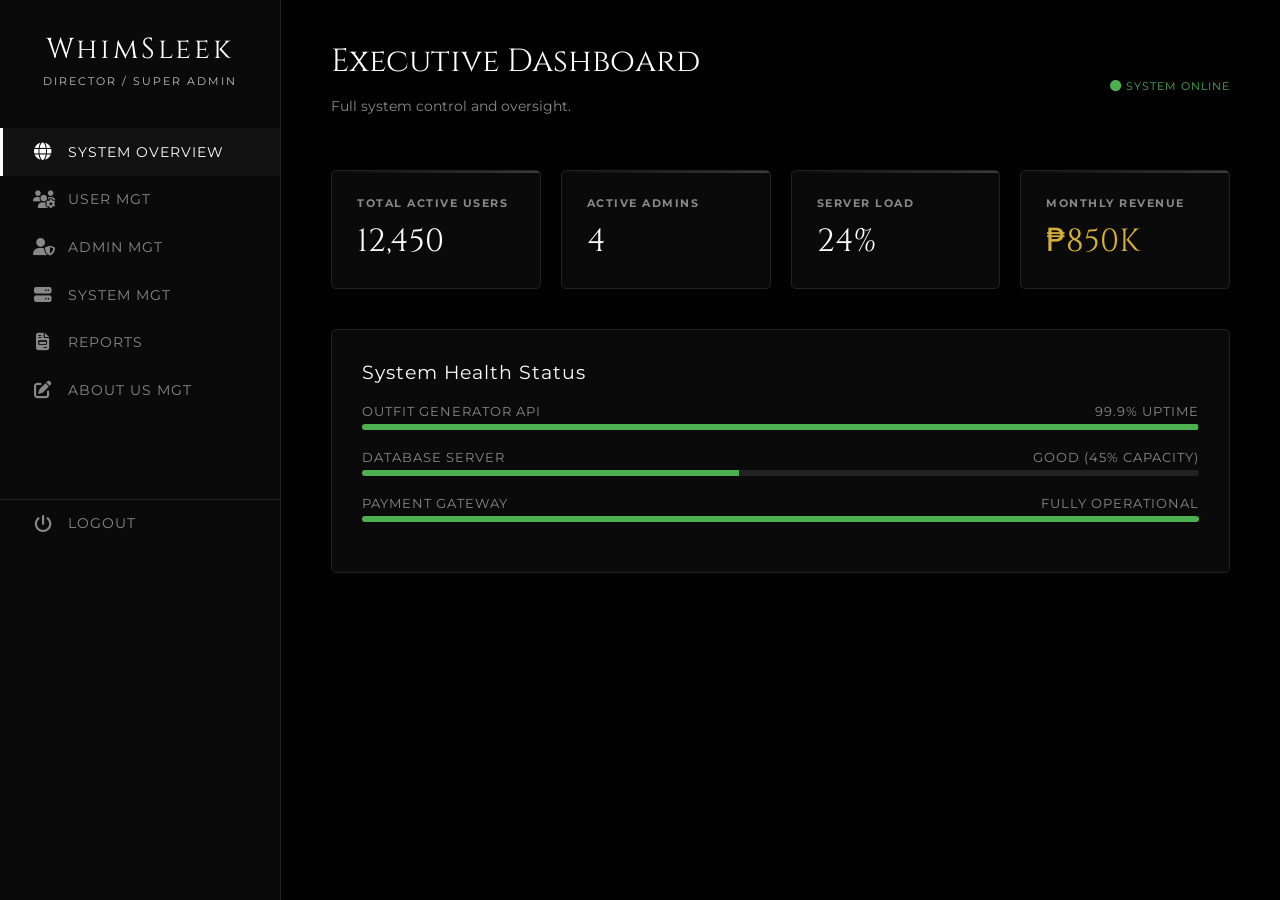
<file: Whimsleek/super-admin.html>
<!DOCTYPE html>
<html lang="en">
<head>
    <meta charset="UTF-8">
    <meta name="viewport" content="width=device-width, initial-scale=1.0">
    <title>WhimSleek | Super Admin Vault</title>
    
    <link rel="preconnect" href="https://fonts.googleapis.com">
    <link rel="preconnect" href="https://fonts.gstatic.com" crossorigin>
    <link href="https://fonts.googleapis.com/css2?family=Cinzel:wght@400;600&family=Montserrat:wght@200;300;400;600&display=swap" rel="stylesheet">
    <link rel="stylesheet" href="https://cdnjs.cloudflare.com/ajax/libs/font-awesome/6.4.0/css/all.min.css">

    <style>
        /* Exact same luxury core style as admin, but distinct branding */
        :root {
            --gold: #D4AF37;
            --bg-dark: #020202; /* Slightly darker than admin */
            --panel-bg: #0A0A0A;
            --border-color: #222;
            --text-main: #ffffff;
            --text-muted: #888888;
        }

        body {
            margin: 0;
            font-family: 'Montserrat', sans-serif;
            background-color: var(--bg-dark);
            color: var(--text-main);
            display: flex;
            height: 100vh;
            overflow: hidden;
        }

        .sidebar {
            width: 280px;
            background-color: var(--panel-bg);
            border-right: 1px solid var(--border-color);
            display: flex;
            flex-direction: column;
            padding: 30px 0;
        }

        .brand {
            font-family: 'Cinzel', serif;
            font-size: 1.8rem;
            text-align: center;
            letter-spacing: 3px;
            color: #fff;
            margin-bottom: 5px;
        }

        .role-badge {
            text-align: center;
            font-size: 0.7rem;
            color: #C0C0C0; /* Silver/Platinum color for Super Admin */
            text-transform: uppercase;
            letter-spacing: 2px;
            margin-bottom: 40px;
        }

        .nav-menu {
            list-style: none;
            padding: 0;
            margin: 0;
            flex: 1;
        }

        .nav-menu li a {
            display: flex;
            align-items: center;
            padding: 15px 30px;
            color: var(--text-muted);
            text-decoration: none;
            font-size: 0.85rem;
            text-transform: uppercase;
            letter-spacing: 1px;
            transition: all 0.3s ease;
            border-left: 3px solid transparent;
        }

        .nav-menu li a i {
            margin-right: 15px;
            font-size: 1.1rem;
            width: 20px;
            text-align: center;
        }

        .nav-menu li a:hover, .nav-menu li a.active {
            color: var(--text-main);
            background: rgba(255, 255, 255, 0.03);
            border-left: 3px solid #fff; /* White accent instead of gold for hierarchy */
        }

        .logout-btn {
            margin-top: auto;
            border-top: 1px solid var(--border-color);
        }
        
        .logout-btn a:hover {
            color: #ff4c4c !important;
            border-left: 3px solid #ff4c4c !important;
            background: rgba(255, 76, 76, 0.05) !important;
        }

        .main-content {
            flex: 1;
            padding: 40px 50px;
            overflow-y: auto;
        }

        .header {
            display: flex;
            justify-content: space-between;
            align-items: center;
            margin-bottom: 40px;
        }

        .header h1 {
            font-family: 'Cinzel', serif;
            font-size: 2rem;
            font-weight: 400;
            margin: 0;
        }

        .stats-grid {
            display: grid;
            grid-template-columns: repeat(4, 1fr);
            gap: 20px;
            margin-bottom: 40px;
        }

        .stat-card {
            background-color: var(--panel-bg);
            border: 1px solid var(--border-color);
            padding: 25px;
            border-radius: 5px;
            position: relative;
            overflow: hidden;
        }

        .stat-card::after {
            content: '';
            position: absolute;
            top: 0; right: 0; width: 100%; height: 2px;
            background: linear-gradient(90deg, transparent, rgba(255,255,255,0.2));
        }

        .stat-card h3 {
            font-size: 0.7rem;
            color: var(--text-muted);
            text-transform: uppercase;
            letter-spacing: 1.5px;
            margin: 0 0 10px 0;
        }

        .stat-card .value {
            font-size: 2rem;
            font-family: 'Cinzel', serif;
            color: #fff;
            margin: 0;
        }

        .system-panel {
            background-color: var(--panel-bg);
            border: 1px solid var(--border-color);
            padding: 30px;
            border-radius: 5px;
        }

        .system-panel h2 {
            font-size: 1.2rem;
            margin-top: 0;
            margin-bottom: 20px;
            font-weight: 400;
            letter-spacing: 1px;
        }
        
        .health-bar-container {
            margin-bottom: 20px;
        }
        
        .health-label {
            display: flex;
            justify-content: space-between;
            font-size: 0.8rem;
            color: var(--text-muted);
            margin-bottom: 5px;
            text-transform: uppercase;
            letter-spacing: 1px;
        }

        .health-bar {
            width: 100%;
            height: 6px;
            background-color: #222;
            border-radius: 3px;
            overflow: hidden;
        }

        .health-fill {
            height: 100%;
            background-color: #4CAF50;
        }
    </style>
</head>
<body>

    <aside class="sidebar">
        <div class="brand">WhimSleek</div>
        <div class="role-badge">Director / Super Admin</div>
        
        <ul class="nav-menu">
            <li><a href="#" class="active"><i class="fa-solid fa-globe"></i> System Overview</a></li>
            <li><a href="#"><i class="fa-solid fa-users-gear"></i> User Mgt</a></li>
            <li><a href="#"><i class="fa-solid fa-user-shield"></i> Admin Mgt</a></li>
            <li><a href="#"><i class="fa-solid fa-server"></i> System Mgt</a></li>
            <li><a href="#"><i class="fa-solid fa-file-invoice"></i> Reports</a></li>
            <li><a href="#"><i class="fa-solid fa-pen-to-square"></i> About Us Mgt</a></li>
        </ul>

        <ul class="nav-menu logout-btn">
            <li><a href="login.html"><i class="fa-solid fa-power-off"></i> Logout</a></li>
        </ul>
    </aside>

    <main class="main-content">
        <div class="header">
            <div>
                <h1>Executive Dashboard</h1>
                <p style="color: var(--text-muted); font-size: 0.9rem;">Full system control and oversight.</p>
            </div>
            <div style="text-align: right;">
                <span style="font-size: 0.7rem; color: #4CAF50; letter-spacing: 1px; text-transform: uppercase;"><i class="fa-solid fa-circle"></i> System Online</span>
            </div>
        </div>

        <div class="stats-grid">
            <div class="stat-card">
                <h3>Total Active Users</h3>
                <p class="value">12,450</p>
            </div>
            <div class="stat-card">
                <h3>Active Admins</h3>
                <p class="value">4</p>
            </div>
            <div class="stat-card">
                <h3>Server Load</h3>
                <p class="value">24%</p>
            </div>
            <div class="stat-card">
                <h3>Monthly Revenue</h3>
                <p class="value" style="color: var(--gold);">₱850K</p>
            </div>
        </div>

        <div class="system-panel">
            <h2>System Health Status</h2>
            
            <div class="health-bar-container">
                <div class="health-label"><span>Outfit Generator API</span> <span>99.9% Uptime</span></div>
                <div class="health-bar"><div class="health-fill" style="width: 99.9%;"></div></div>
            </div>
            
            <div class="health-bar-container">
                <div class="health-label"><span>Database Server</span> <span>Good (45% Capacity)</span></div>
                <div class="health-bar"><div class="health-fill" style="width: 45%;"></div></div>
            </div>
            
            <div class="health-bar-container">
                <div class="health-label"><span>Payment Gateway</span> <span>Fully Operational</span></div>
                <div class="health-bar"><div class="health-fill" style="width: 100%;"></div></div>
            </div>
        </div>
    </main>

    <script>
        const links = document.querySelectorAll('.nav-menu li a:not([href="login.html"])');
        links.forEach(link => {
            link.addEventListener('click', function(e) {
                e.preventDefault();
                links.forEach(l => l.classList.remove('active'));
                this.classList.add('active');
            });
        });
    </script>
</body>
</html>
</file>
<file: Whimsleek/style.css>
/* LUXURY COLOR PALETTE & TYPOGRAPHY */
:root {
    --bg-color: #050505;
    --text-primary: #ffffff;
    --text-muted: #888888;
    --accent-color: #d4af37;
    --font-heading: 'Cinzel', serif;
    --font-body: 'Montserrat', sans-serif;
}

/* 3. CUSTOM CURSOR - Itago ang original cursor */
body, a, button, .btn-outline {
    cursor: none !important; 
}

body {
    background-color: var(--bg-color);
    color: var(--text-primary);
    font-family: var(--font-body);
    margin: 0;
    padding: 0;
    line-height: 1.8;
    overflow-x: hidden;
}

/* 1. EXCLUSIVE REVEAL PRELOADER */
#preloader {
    position: fixed; top: 0; left: 0; width: 100%; height: 100vh;
    background-color: var(--bg-color); z-index: 9999;
    display: flex; justify-content: center; align-items: center;
    transition: opacity 1.5s ease-in-out, visibility 1.5s ease-in-out;
}

.preloader-logo {
    font-family: var(--font-heading); font-size: 3rem; letter-spacing: 5px;
    color: var(--text-primary); opacity: 0; /* Starts invisible */
    transition: opacity 2s ease;
}

.preloader-hidden {
    opacity: 0 !important; visibility: hidden;
}

/* CUSTOM CURSOR STYLING */
#custom-cursor {
    position: fixed; top: 0; left: 0; width: 15px; height: 15px;
    border: 1px solid var(--accent-color); border-radius: 50%;
    pointer-events: none; z-index: 10000;
    transform: translate(-50%, -50%);
    transition: width 0.3s ease, height 0.3s ease, background-color 0.3s ease;
    mix-blend-mode: difference; /* Para magbago kulay kapag tumapat sa white na background */
}

.cursor-hover {
    width: 40px !important; height: 40px !important;
    background-color: rgba(212, 175, 55, 0.2);
}

/* DYNAMIC MINIMALIST NAVIGATION */
nav {
    display: flex; justify-content: space-between; align-items: center;
    padding: 20px 5vw; position: fixed; top: 0; width: 90%; z-index: 1000;
    transition: top 0.4s ease, background-color 0.4s ease, padding 0.4s ease;
}

.nav-scrolled {
    background-color: rgba(5, 5, 5, 0.95); backdrop-filter: blur(10px);
    padding: 15px 5vw; border-bottom: 1px solid #222;
}

.nav-hidden { top: -100px; }

.logo a { font-family: var(--font-heading); font-size: 1.8rem; color: var(--text-primary); text-decoration: none; letter-spacing: 3px; }
nav ul { list-style: none; display: flex; gap: 30px; margin: 0; }
nav ul li a { color: var(--text-primary); text-decoration: none; font-size: 0.85rem; text-transform: uppercase; letter-spacing: 2px; transition: color 0.3s ease; }
nav ul li a:hover { color: var(--accent-color); }

/* HERO SECTION - Updated for Parallax */
.hero { position: relative; height: 100vh; display: flex; align-items: center; padding-left: 10vw; overflow: hidden; /* Important for parallax */ }

/* Para sa parallax, dinagdagan natin ng extra height (120%) para kapag gumalaw, hindi makita yung dulo */
.hero-bg-placeholder { position: absolute; top: -10%; left: 0; width: 100%; height: 120%; z-index: -1; will-change: transform; }

.hero-content { max-width: 600px; }
.hero h1 { font-family: var(--font-heading); font-size: 4.5rem; font-weight: 400; line-height: 1.1; margin: 0 0 20px 0; }
.hero p { font-weight: 300; color: #f0f0f0; font-size: 1.1rem; margin-bottom: 40px; max-width: 400px; }

.btn-outline {
    display: inline-block; padding: 15px 40px; border: 1px solid var(--text-primary);
    color: var(--text-primary); text-decoration: none; text-transform: uppercase;
    letter-spacing: 2px; font-size: 0.8rem; transition: all 0.4s ease;
}
.btn-outline:hover { background-color: var(--text-primary); color: var(--bg-color); }

/* Dark tint sa ibabaw ng video para laging basa ang text */
.hero-bg-placeholder::after {
    content: '';
    position: absolute;
    top: 0; left: 0; width: 100%; height: 100%;
    background: linear-gradient(rgba(5, 5, 5, 0.2), rgba(5, 5, 5, 0.8));
    z-index: 1; /* Ilalagay yung shadow sa ibabaw ng video pero sa ilalim ng text */
}

/* GALLERY SECTION */
.gallery { padding: 150px 10vw; }
.gallery-text { text-align: center; margin-bottom: 80px; }
.gallery-text h2 { font-family: var(--font-heading); font-size: 2.5rem; font-weight: 400; }
.gallery-text p { color: #a9a9a9; max-width: 600px; margin: 0 auto; font-weight: 300; }
.gallery-grid { display: flex; gap: 50px; justify-content: center; }
.editorial-image { width: 45%; }

/* 2. CINEMATIC IMAGE HOVER (Zoom effect) */
.img-placeholder { height: 600px; background-color: #1a1a1a; display: flex; align-items: center; justify-content: center; margin-bottom: 20px; overflow: hidden; }
.img-placeholder img { transition: transform 2s ease; }
.editorial-image:hover .img-placeholder img { transform: scale(1.08); /* Slow elegant zoom */ }

.caption { font-size: 0.8rem; text-transform: uppercase; letter-spacing: 2px; color: var(--text-muted); display: block; margin-top: 10px; }

/* HORIZONTAL SHOWCASE SECTION (UPDATED FOR AUTO-LOOP) */
.horizontal-showcase { padding: 100px 0 150px 10vw; border-top: 1px solid #1a1a1a; overflow: hidden; }
.showcase-text { display: flex; justify-content: space-between; align-items: flex-end; padding-right: 10vw; margin-bottom: 50px; }
.showcase-text h2 { font-family: var(--font-heading); font-size: 2rem; font-weight: 400; margin: 0; }
.link-discover { color: var(--text-muted); text-decoration: none; text-transform: uppercase; letter-spacing: 2px; font-size: 0.8rem; transition: color 0.3s; }
.link-discover:hover { color: var(--text-primary); }

/* Ito na yung Auto-Scroll CSS */
.scrolling-wrapper { 
    overflow: hidden; 
    padding-bottom: 20px; 
    position: relative;
    width: 100vw; /* Sakop buong screen width */
}

.carousel-track {
    display: flex;
    gap: 40px;
    width: max-content; 
    animation: infinite-scroll 25s linear infinite; /* Pabilisin o pabagalin by changing 25s */
}

/* Kapag itinapat yung mouse, titigil yung ikot para makita nila maigi */
.scrolling-wrapper:hover .carousel-track {
    animation-play-state: paused;
}

.card { min-width: 400px; display: flex; flex-direction: column; }
.card-img-wrapper { overflow: hidden; height: 500px; margin-bottom: 15px; }
.card img { width: 100%; height: 100%; object-fit: cover; transition: transform 2s ease; }
.card:hover img { transform: scale(1.08); }

@keyframes infinite-scroll {
    0% { transform: translateX(0); }
    /* -50% move + half ng 40px gap para seamless na seamless ang dugtong */
    100% { transform: translateX(calc(-50% - 20px)); } 
}

/* MEGA FOOTER */
.mega-footer { background-color: #0a0a0a; padding: 80px 10vw 40px 10vw; border-top: 1px solid #222; }
.footer-grid { display: grid; grid-template-columns: 2fr 1fr 1fr 1fr; gap: 50px; margin-bottom: 60px; }
.footer-col h3 { font-family: var(--font-heading); font-size: 1.8rem; letter-spacing: 3px; margin-top: 0; }
.footer-col h4 { font-size: 0.9rem; text-transform: uppercase; letter-spacing: 2px; color: var(--text-primary); margin-bottom: 20px; }
.footer-col p { color: var(--text-muted); font-size: 0.9rem; }
.footer-col a { display: block; color: var(--text-muted); text-decoration: none; font-size: 0.85rem; margin-bottom: 15px; transition: color 0.3s; }
.footer-col a:hover { color: var(--text-primary); }
.footer-bottom { text-align: center; border-top: 1px solid #222; padding-top: 30px; color: #555; font-size: 0.8rem; }

/* 5. AUDIO BUTTON */
.audio-btn {
    position: fixed; bottom: 30px; right: 30px; z-index: 1000;
    background: rgba(5, 5, 5, 0.5); border: 1px solid var(--text-muted);
    color: var(--text-muted); padding: 10px 20px; backdrop-filter: blur(5px);
    font-family: var(--font-body); font-size: 0.7rem; text-transform: uppercase;
    letter-spacing: 2px; border-radius: 30px; transition: all 0.3s ease;
}
.audio-btn:hover { border-color: var(--text-primary); color: var(--text-primary); }

/* --- MOBILE RESPONSIVENESS --- */
@media (max-width: 768px) {
    /* Ayusin ang navigation sa phone */
    nav { flex-direction: column; gap: 15px; padding: 15px 5vw; }
    nav ul { flex-wrap: wrap; justify-content: center; gap: 15px; }
    
    /* Paliitin ang Hero text at i-center */
    .hero { padding-left: 5vw; justify-content: center; text-align: center; }
    .hero h1 { font-size: 3rem; }
    .hero-content { z-index: 2; }
    
    /* I-stack ang images sa gallery imbes na magkatabi */
    .gallery-grid { flex-direction: column; align-items: center; }
    .editorial-image { width: 100%; max-width: 400px; margin-bottom: 30px; }
    
    /* I-stack ang footer columns pababa */
    .footer-grid { grid-template-columns: 1fr; text-align: center; gap: 30px; }
}

/* --- HIDE CUSTOM CURSOR ON TOUCH DEVICES --- */
@media (pointer: coarse) {
    #custom-cursor { display: none !important; }
    body, a, button, .btn-outline { cursor: auto !important; }
}

/* --- LUXURY OUTFIT GENERATOR --- */
.generator-page { 
    padding-top: 140px; /* Space para sa nav */
    padding-bottom: 100px; /* Space para bago mag-footer */
    min-height: 100vh; 
    display: flex; 
    align-items: flex-start; /* ITO YUNG FIX SA SCROLLING! Pinalitan natin yung 'center' */
    justify-content: center; 
    background-color: #000; 
    color: #fff;
}

.generator-container { display: flex; width: 90%; max-width: 1100px; background: #080808; border: 1px solid #222; overflow: hidden; box-shadow: 0 20px 50px rgba(0,0,0,0.8); }

/* Left Controls */
.generator-controls { flex: 1; padding: 60px; display: flex; flex-direction: column; justify-content: center; border-right: 1px solid #222; }
.generator-controls h2 { font-family: 'Cinzel', serif; font-size: 2.5rem; margin-top: 0; margin-bottom: 15px;}
.generator-controls p { font-family: 'Montserrat', sans-serif; color: #888; margin-bottom: 40px; font-size: 0.9rem; line-height: 1.6;}

.input-group { margin-bottom: 30px; }
.input-group label { display: block; font-size: 0.7rem; text-transform: uppercase; letter-spacing: 2px; color: #888; margin-bottom: 10px; }
.sleek-select { width: 100%; padding: 15px; background: transparent; border: 1px solid #333; color: #fff; font-family: 'Montserrat', sans-serif; font-size: 1rem; cursor: pointer; outline: none; transition: border-color 0.3s; appearance: none; }
.sleek-select:focus { border-color: #d4af37; } /* Gold focus */
.sleek-select option { background: #050505; color: #fff; }

.btn-gold { border-color: #d4af37; color: #d4af37; width: 100%; text-align: center; margin-top: 20px; font-family: 'Montserrat', sans-serif; letter-spacing: 2px; padding: 15px; background: transparent; transition: 0.3s; cursor: pointer; text-transform: uppercase; font-size: 0.8rem;}
.btn-gold:hover { background-color: #d4af37; color: #000; }

/* Right Result Area */
.generator-result { flex: 1.2; background: #0f0f0f; position: relative; padding: 40px; display: flex; align-items: center; justify-content: center;}

#loading-overlay { position: absolute; top: 0; left: 0; width: 100%; height: 100%; background: #0f0f0f; display: flex; justify-content: center; align-items: center; z-index: 10; transition: opacity 0.5s ease; }
#loading-overlay:not(.active) { opacity: 0; pointer-events: none; }
.loader-text { font-family: 'Cinzel', serif; letter-spacing: 3px; color: #d4af37; animation: pulse 1.5s infinite; }
@keyframes pulse { 0% { opacity: 0.3; } 50% { opacity: 1; } 100% { opacity: 0.3; } }

#result-display { width: 100%; max-width: 450px; text-align: center; transition: opacity 0.5s ease; }
.hidden-result { opacity: 0; pointer-events: none; }
#result-title { font-family: 'Cinzel', serif; font-size: 1.8rem; margin-bottom: 20px; color: #fff; font-weight: 400;}

/* Sleek Image Grid */
.outfit-grid { display: grid; grid-template-columns: 1fr 1fr; gap: 15px; }
.outfit-item { position: relative; background: #1a1a1a; border: 1px solid #333; aspect-ratio: 1; display: flex; justify-content: center; align-items: center; overflow: hidden; }
/* Kung gusto mo mas malaki yung dress box kapag lumabas: */
#item-dress { grid-column: span 2; aspect-ratio: 2/1.2; } 

.outfit-item img { width: 100%; height: 100%; object-fit: cover; transition: transform 0.5s ease; }
.outfit-item:hover img { transform: scale(1.05); }

.outfit-item span { position: absolute; bottom: 0; left: 0; width: 100%; background: rgba(0,0,0,0.8); color: #d4af37; font-family: 'Montserrat', sans-serif; font-size: 0.6rem; padding: 8px 0; text-transform: uppercase; letter-spacing: 2px; text-align: center; border-top: 1px solid #333;}

.hidden { display: none !important; }

/* --- MAGIC LIGHT THEME (For Shop Page) --- */
body.light-theme {
    --bg-color: #e8ecef; /* Very subtle, high-end cool light gray/silver */
    --text-primary: #111111; /* Almost black for sharp text */
    --text-muted: #555555;
    --accent-color: #a67c00; /* Darker, more muted luxury gold para bumagay sa white */
}

/* Update natin yung Nav para sa Light Mode */
body.light-theme .nav-scrolled {
    background-color: rgba(232, 236, 239, 0.95);
    border-bottom: 1px solid #d1d1d1;
}

/* Ibahin ang cursor kulay sa light mode */
body.light-theme #custom-cursor {
    border-color: var(--text-primary);
}

/* --- SHOP PAGE LAYOUT --- */
.shop-page {
    padding-top: 150px;
    padding-bottom: 100px;
    min-height: 100vh;
}

.shop-header {
    text-align: center;
    margin-bottom: 40px;
}
.shop-header h1 {
    font-family: var(--font-heading);
    font-size: 3.5rem;
    font-weight: 400;
    margin: 0;
    letter-spacing: 2px;
}
.shop-header p {
    color: var(--text-muted);
    font-weight: 300;
}

/* SHOP FILTERS */
.shop-filters {
    display: flex;
    justify-content: center;
    flex-wrap: wrap;
    gap: 15px;
    margin-bottom: 60px;
}
.filter-btn {
    background: transparent;
    border: none;
    border-bottom: 1px solid transparent;
    color: var(--text-muted);
    font-family: var(--font-body);
    font-size: 0.85rem;
    text-transform: uppercase;
    letter-spacing: 2px;
    padding-bottom: 5px;
    transition: all 0.3s;
}
.filter-btn:hover {
    color: var(--text-primary);
}
.filter-btn.active {
    color: var(--text-primary);
    border-bottom: 1px solid var(--text-primary);
    font-weight: 400;
}

/* SHOP GRID */
.shop-grid {
    display: grid;
    grid-template-columns: repeat(auto-fill, minmax(280px, 1fr));
    gap: 40px;
    padding: 0 5vw;
}

.product-card {
    display: block;
    transition: opacity 0.4s ease, transform 0.4s ease;
}
.product-card.hide {
    display: none;
}

.product-img-box {
    position: relative;
    width: 100%;
    aspect-ratio: 3/4; /* Vogue/Editorial standard portrait ratio */
    background: #dcdcdc; /* Light placeholder color */
    overflow: hidden;
    margin-bottom: 15px;
}
.product-img-box img {
    width: 100%;
    height: 100%;
    object-fit: cover;
    transition: transform 0.8s ease;
}
.product-card:hover .product-img-box img {
    transform: scale(1.05);
}

.product-overlay {
    position: absolute;
    top: 0; left: 0; width: 100%; height: 100%;
    background: rgba(232, 236, 239, 0.7);
    display: flex;
    justify-content: center;
    align-items: center;
    opacity: 0;
    transition: opacity 0.4s ease;
    backdrop-filter: blur(3px);
}
.product-card:hover .product-overlay {
    opacity: 1;
}

.product-info {
    text-align: center;
}
.product-info h3 {
    font-family: var(--font-heading);
    font-size: 1rem;
    font-weight: 600;
    margin: 0 0 5px 0;
}
.product-info .price {
    font-family: var(--font-body);
    font-size: 0.9rem;
    color: var(--text-muted);
    margin: 0;
}

/* LIGHT THEME OVERRIDES FOR FOOTER */
body.light-theme .mega-footer {
    background-color: #dfdfdf;
    border-top: 1px solid #ccc;
}
body.light-theme .footer-bottom {
    border-top: 1px solid #ccc;
}

/* --- FIXED CURSOR FOR LIGHT THEME --- */
body.light-theme #custom-cursor {
    border-color: #111111; /* Dark na dark para kitang-kita */
    mix-blend-mode: normal; /* Pinatay natin yung chameleon effect para hindi mag-blend */
}

/* Pag tinapat sa buttons (hover) sa Light Theme */
body.light-theme #custom-cursor.cursor-hover {
    background-color: rgba(0, 0, 0, 0.08); /* Very subtle dark circle imbes na light gold */
    border-color: #111111;
}

/* --- LUXURY GLASS FLOATING CART BUTTON --- */
.floating-btn {
    position: fixed;
    bottom: 40px;
    right: 40px;
    
    /* Ito yung Glass Effect */
    background: rgba(255, 255, 255, 0.4); /* Semi-transparent white */
    backdrop-filter: blur(12px); /* Yung nagpapa-blur ng background (frosted look) */
    -webkit-backdrop-filter: blur(12px); /* Para gumana sa Safari/Apple devices */
    border: 1px solid rgba(255, 255, 255, 0.6); /* Manipis at light na border */
    box-shadow: 0 8px 32px 0 rgba(0, 0, 0, 0.1); /* Soft shadow para umangat */
    
    color: #111111; /* Dark text para mabasa sa glass */
    padding: 15px 30px;
    border-radius: 30px;
    font-family: 'Montserrat', sans-serif;
    font-size: 14px;
    font-weight: 600;
    text-transform: uppercase;
    text-decoration: none;
    letter-spacing: 1px;
    z-index: 1000;
    transition: transform 0.3s ease, background 0.3s ease, box-shadow 0.3s ease;
    cursor: none; 
}

.floating-btn:hover {
    transform: translateY(-5px);
    background: rgba(255, 255, 255, 0.7); /* Mas liliwanag onti pag tinapatan ng mouse */
    box-shadow: 0 12px 40px 0 rgba(0, 0, 0, 0.15);
}

/* YUNG RED NOTIFICATION NUMBER (Keep natin to para mag-pop yung red) */
.badge {
    position: absolute;
    top: -8px;
    right: -8px;
    background-color: #ff3b30; 
    color: white;
    font-size: 12px;
    font-weight: bold;
    width: 24px;
    height: 24px;
    border-radius: 50%;
    display: flex;
    justify-content: center;
    align-items: center;
    box-shadow: 0 2px 5px rgba(0,0,0,0.2);
}

/* ==========================================================================
   ✨ AESTHETIC CAROUSEL SECTION (PORTRAIT & LUXURY) ✨
   ========================================================================== */
.aesthetic-carousel-section {
    position: relative;
    width: 100vw;
    height: 100vh;
    background-color: var(--bg-color);
    overflow: hidden;
    border-top: 1px solid #1a1a1a;
}

.carousel-container {
    position: absolute;
    top: 0; left: 0; width: 100%; height: 100%;
}

/* PORTRAIT THUMBNAILS */
.carousel-container .item {
    width: 250px; 
    height: 380px; 
    position: absolute;
    top: 50%;
    transform: translateY(-50%);
    border-radius: 10px;
    box-shadow: 0 20px 40px rgba(0,0,0,0.8);
    background-position: center;
    background-size: cover;
    display: inline-block;
    transition: 0.5s;
    z-index: 1;
}

/* CURRENT ACTIVE NA NAKA-FULL SCREEN */
.slide .item:nth-child(1),
.slide .item:nth-child(2) {
    top: 0; left: 0;
    transform: translate(0, 0);
    border-radius: 0;
    width: 100%; height: 100%;
    box-shadow: none;
}

/* PWESTO NG THUMBNAILS SA KANAN */
.slide .item:nth-child(3) { left: 55vw; }
.slide .item:nth-child(4) { left: calc(55vw + 280px); }
.slide .item:nth-child(5) { left: calc(55vw + 560px); }
.slide .item:nth-child(n + 6) { left: calc(55vw + 840px); opacity: 0; }

/* DARK OVERLAY PARA MABASA ANG TEXT */
.slide .item::after {
    content: '';
    position: absolute;
    top: 0; left: 0; width: 100%; height: 100%;
    background: linear-gradient(rgba(5,5,5,0.2), rgba(5,5,5,0.95));
    opacity: 0;
    transition: 0.5s;
    z-index: -1;
}
.slide .item:nth-child(1)::after,
.slide .item:nth-child(2)::after {
    opacity: 1; 
}

/* CAROUSEL TEXT CONTENT */
.carousel-container .content {
    position: absolute;
    top: 50%;
    left: 10vw;
    width: 450px;
    text-align: left;
    color: var(--text-primary);
    transform: translateY(-50%);
    display: none;
}

.slide .item:nth-child(2) .content { display: block; }

.carousel-container .content .name {
    font-family: var(--font-heading);
    font-size: 4rem;
    text-transform: uppercase;
    font-weight: 400;
    margin: 0;
    opacity: 0;
    animation: animate 1s ease-in-out 1 forwards;
}

.carousel-container .content .des {
    font-family: var(--font-body);
    font-size: 1rem;
    color: #dcdcdc;
    margin-top: 15px;
    margin-bottom: 30px;
    opacity: 0;
    animation: animate 1s ease-in-out 0.3s 1 forwards;
    line-height: 1.6;
}

.carousel-container .content .btn-outline {
    opacity: 0;
    animation: animate 1s ease-in-out 0.6s 1 forwards;
}

@keyframes animate {
    from { opacity: 0; transform: translateY(50px); filter: blur(5px); }
    to { opacity: 1; transform: translateY(0); filter: blur(0); }
}

/* BUTTON CONTROLS */
.carousel-controls {
    position: absolute;
    bottom: 50px;
    left: 10vw;
    display: flex;
    gap: 15px;
    z-index: 10;
}

.carousel-controls button {
    width: 50px; height: 50px;
    border-radius: 50%;
    border: 1px solid var(--text-primary);
    background: transparent;
    color: var(--text-primary);
    font-size: 1.2rem;
    cursor: none !important; /* Fixed for custom cursor */
    transition: 0.3s ease;
}

.carousel-controls button:hover {
    background: var(--text-primary);
    color: var(--bg-color);
    transform: scale(1.1);
}

@media (max-width: 768px) {
    .slide .item:nth-child(3) { left: 5vw; top: 70%; transform: translateY(0); width: 150px; height: 230px;}
    .slide .item:nth-child(4) { left: calc(5vw + 170px); top: 70%; transform: translateY(0); width: 150px; height: 230px;}
    .slide .item:nth-child(5) { left: calc(5vw + 340px); top: 70%; transform: translateY(0); width: 150px; height: 230px;}
    .carousel-container .content { left: 5vw; width: 90%; top: 35%; }
    .carousel-container .content .name { font-size: 2.5rem; }
    .carousel-controls { bottom: 20px; left: 5vw; }
}

/* ==========================================================================
   ✨ CART & ORDERS PAGE STYLES ✨
   ========================================================================== */
.cart-page {
    padding-top: 150px;
    padding-bottom: 100px;
    min-height: 80vh;
    max-width: 1200px;
    margin: 0 auto;
    padding-left: 5vw;
    padding-right: 5vw;
}

.cart-header {
    text-align: center;
    margin-bottom: 60px;
}
.cart-header h1 {
    font-family: var(--font-heading);
    font-size: 3rem;
    font-weight: 400;
    margin: 0;
    letter-spacing: 2px;
}
.cart-header p { color: var(--text-muted); }

.cart-container {
    display: grid;
    grid-template-columns: 2fr 1fr;
    gap: 50px;
}

/* CART ITEMS */
.cart-items {
    display: flex;
    flex-direction: column;
    gap: 20px;
}

.cart-item {
    display: flex;
    align-items: center;
    background: #ffffff;
    border: 1px solid #e0e0e0;
    padding: 20px;
    gap: 20px;
    transition: opacity 0.5s ease, transform 0.5s ease;
}

/* Custom Luxury Checkbox */
.cart-checkbox {
    appearance: none;
    width: 20px;
    height: 20px;
    border: 1px solid var(--text-primary);
    border-radius: 0; /* Boxy for editorial look */
    cursor: none;
    position: relative;
    display: flex;
    justify-content: center;
    align-items: center;
}
.cart-checkbox:checked::before {
    content: '✔';
    color: var(--accent-color);
    font-size: 14px;
    position: absolute;
}

.cart-img-box {
    width: 100px;
    height: 120px;
    background: #f5f5f5;
    overflow: hidden;
}
.cart-img-box img {
    width: 100%; height: 100%; object-fit: cover;
}

.cart-details { flex-grow: 1; }
.cart-details h3 {
    font-family: var(--font-heading);
    font-size: 1.1rem; margin: 0 0 5px 0;
}
.cart-category, .cart-qty {
    font-size: 0.8rem;
    color: var(--text-muted);
    text-transform: uppercase;
    letter-spacing: 1px;
    margin: 0;
}

.cart-price {
    font-family: var(--font-body);
    font-weight: 600;
    font-size: 1.1rem;
}

/* ORDER SUMMARY */
.cart-summary {
    background: #ffffff;
    border: 1px solid #e0e0e0;
    padding: 30px;
    height: fit-content;
}
.cart-summary h2 {
    font-family: var(--font-heading);
    font-size: 1.5rem; margin-top: 0; margin-bottom: 30px; border-bottom: 1px solid #eee; padding-bottom: 10px;
}
.summary-row {
    display: flex; justify-content: space-between; margin-bottom: 15px; font-size: 0.9rem; color: var(--text-muted);
}
.total-row {
    font-size: 1.2rem; font-weight: 600; color: var(--text-primary); margin-top: 20px; border-top: 1px solid #eee; padding-top: 20px;
}

.btn-checkout {
    width: 100%; background: var(--text-primary); color: #fff; border: none; padding: 15px; text-transform: uppercase; letter-spacing: 2px; font-family: var(--font-body); font-size: 0.85rem; cursor: none; margin-top: 20px; transition: background 0.3s ease;
}
.btn-checkout:hover { background: var(--accent-color); }
.btn-checkout:disabled { background: #ccc; cursor: not-allowed; }

/* RECEIPT MODAL */
.modal-overlay {
    position: fixed; top: 0; left: 0; width: 100%; height: 100%; background: rgba(0, 0, 0, 0.6); backdrop-filter: blur(8px); display: flex; justify-content: center; align-items: center; z-index: 9999; transition: opacity 0.4s ease;
}
.modal-overlay.hidden { opacity: 0; pointer-events: none; }

.receipt-box {
    background: #fff; color: #111; width: 90%; max-width: 400px; padding: 40px; text-align: center; box-shadow: 0 20px 50px rgba(0,0,0,0.2); transform: translateY(0); transition: transform 0.4s ease;
}
.modal-overlay.hidden .receipt-box { transform: translateY(30px); }

.receipt-title { font-family: var(--font-heading); font-size: 2rem; margin: 0; letter-spacing: 3px; }
.receipt-subtitle { font-size: 0.8rem; color: #888; text-transform: uppercase; letter-spacing: 1px; margin-bottom: 20px; }
.receipt-divider { border-bottom: 1px dashed #ccc; margin: 20px 0; }

.receipt-list { text-align: left; max-height: 200px; overflow-y: auto; padding-right: 10px;}
.receipt-list-item { display: flex; justify-content: space-between; font-size: 0.85rem; margin-bottom: 10px; }

.receipt-total-row { display: flex; justify-content: space-between; font-weight: 600; font-size: 1.1rem; }

@media (max-width: 768px) {
    .cart-container { grid-template-columns: 1fr; }
    .cart-item { flex-direction: column; text-align: center; position: relative; }
    .cart-checkbox { position: absolute; top: 20px; left: 20px; }
}

/* ==========================================================================
   ✨ COMMUNITY FEED SECTION (INSTAGRAM-STYLE) ✨
   ========================================================================== */
.community-feed {
    padding: 100px 10vw;
    background-color: var(--bg-color);
    border-top: 1px solid #1a1a1a;
}

.community-header {
    text-align: center;
    margin-bottom: 60px;
}

.community-header h2 {
    font-family: var(--font-heading);
    font-size: 2.5rem;
    font-weight: 400;
    margin: 0 0 10px 0;
}

.community-header p {
    color: var(--text-muted);
    font-weight: 300;
}

.community-grid {
    display: grid;
    grid-template-columns: repeat(auto-fit, minmax(300px, 1fr));
    gap: 30px;
    margin-bottom: 50px;
}

.community-post {
    background: #080808;
    border: 1px solid #1a1a1a;
    padding: 20px;
    transition: transform 0.4s ease, border-color 0.4s ease;
}

.community-post:hover {
    transform: translateY(-5px);
    border-color: #333;
}

.post-header {
    display: flex;
    align-items: center;
    gap: 15px;
    margin-bottom: 15px;
}

.avatar {
    width: 40px;
    height: 40px;
    border-radius: 50%;
    overflow: hidden;
    border: 1px solid var(--accent-color);
}

.avatar img {
    width: 100%;
    height: 100%;
    object-fit: cover;
}

.username {
    font-family: var(--font-body);
    font-size: 0.85rem;
    font-weight: 600;
    letter-spacing: 1px;
    color: var(--text-primary);
}

.post-image {
    width: 100%;
    aspect-ratio: 4/5; /* Exact Instagram portrait ratio */
    overflow: hidden;
    margin-bottom: 15px;
    background: #111;
}

.post-image img {
    width: 100%;
    height: 100%;
    object-fit: cover;
    transition: transform 0.8s ease;
}

.community-post:hover .post-image img {
    transform: scale(1.03); /* Subtle zoom effect */
}

.post-footer {
    font-family: var(--font-body);
}

.likes {
    font-size: 0.9rem;
    display: block;
    margin-bottom: 8px;
    color: var(--text-primary);
}

.post-caption {
    font-size: 0.8rem;
    color: var(--text-muted);
    line-height: 1.5;
    margin: 0;
}

.community-action {
    text-align: center;
    margin-top: 40px;
}

/* MOBILE RESPONSIVENESS PARA SA FEED */
@media (max-width: 768px) {
    .community-feed {
        padding: 80px 5vw;
    }
    .community-header h2 {
        font-size: 2rem;
    }
}
</file>
